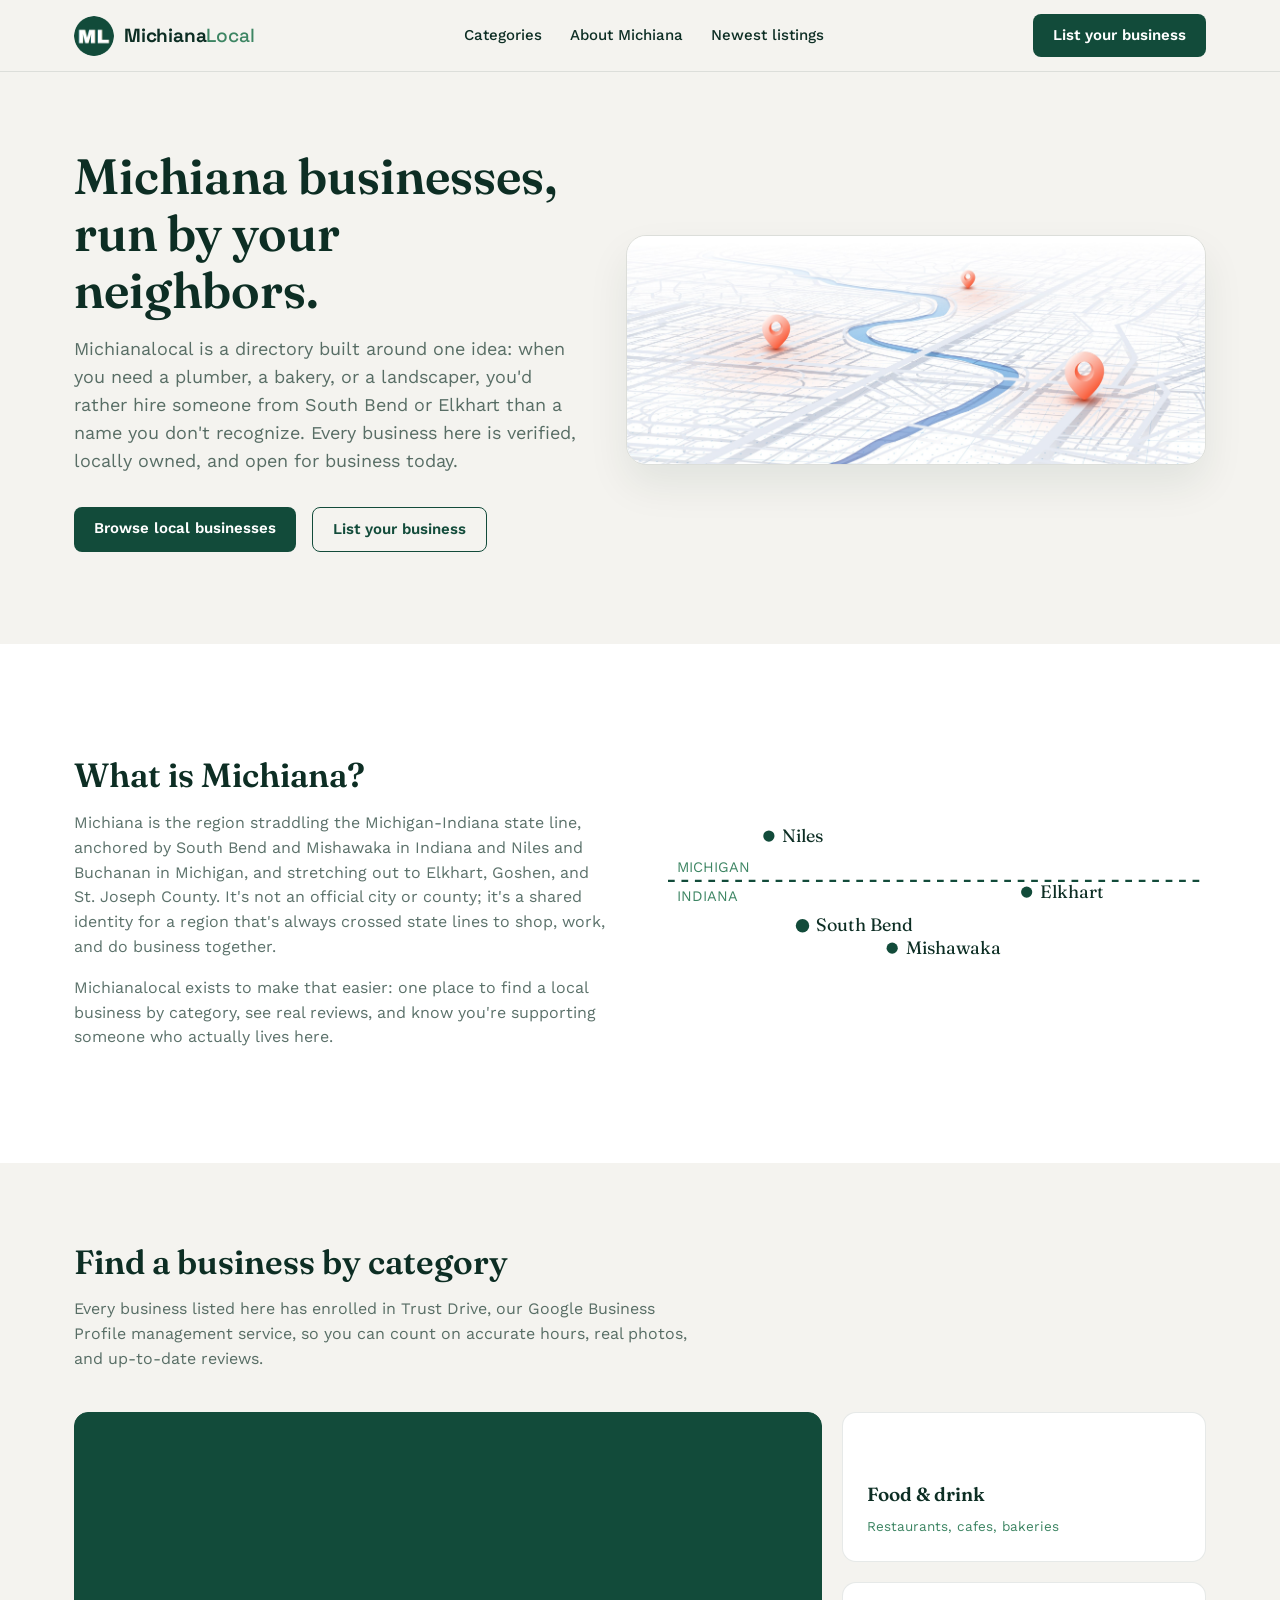
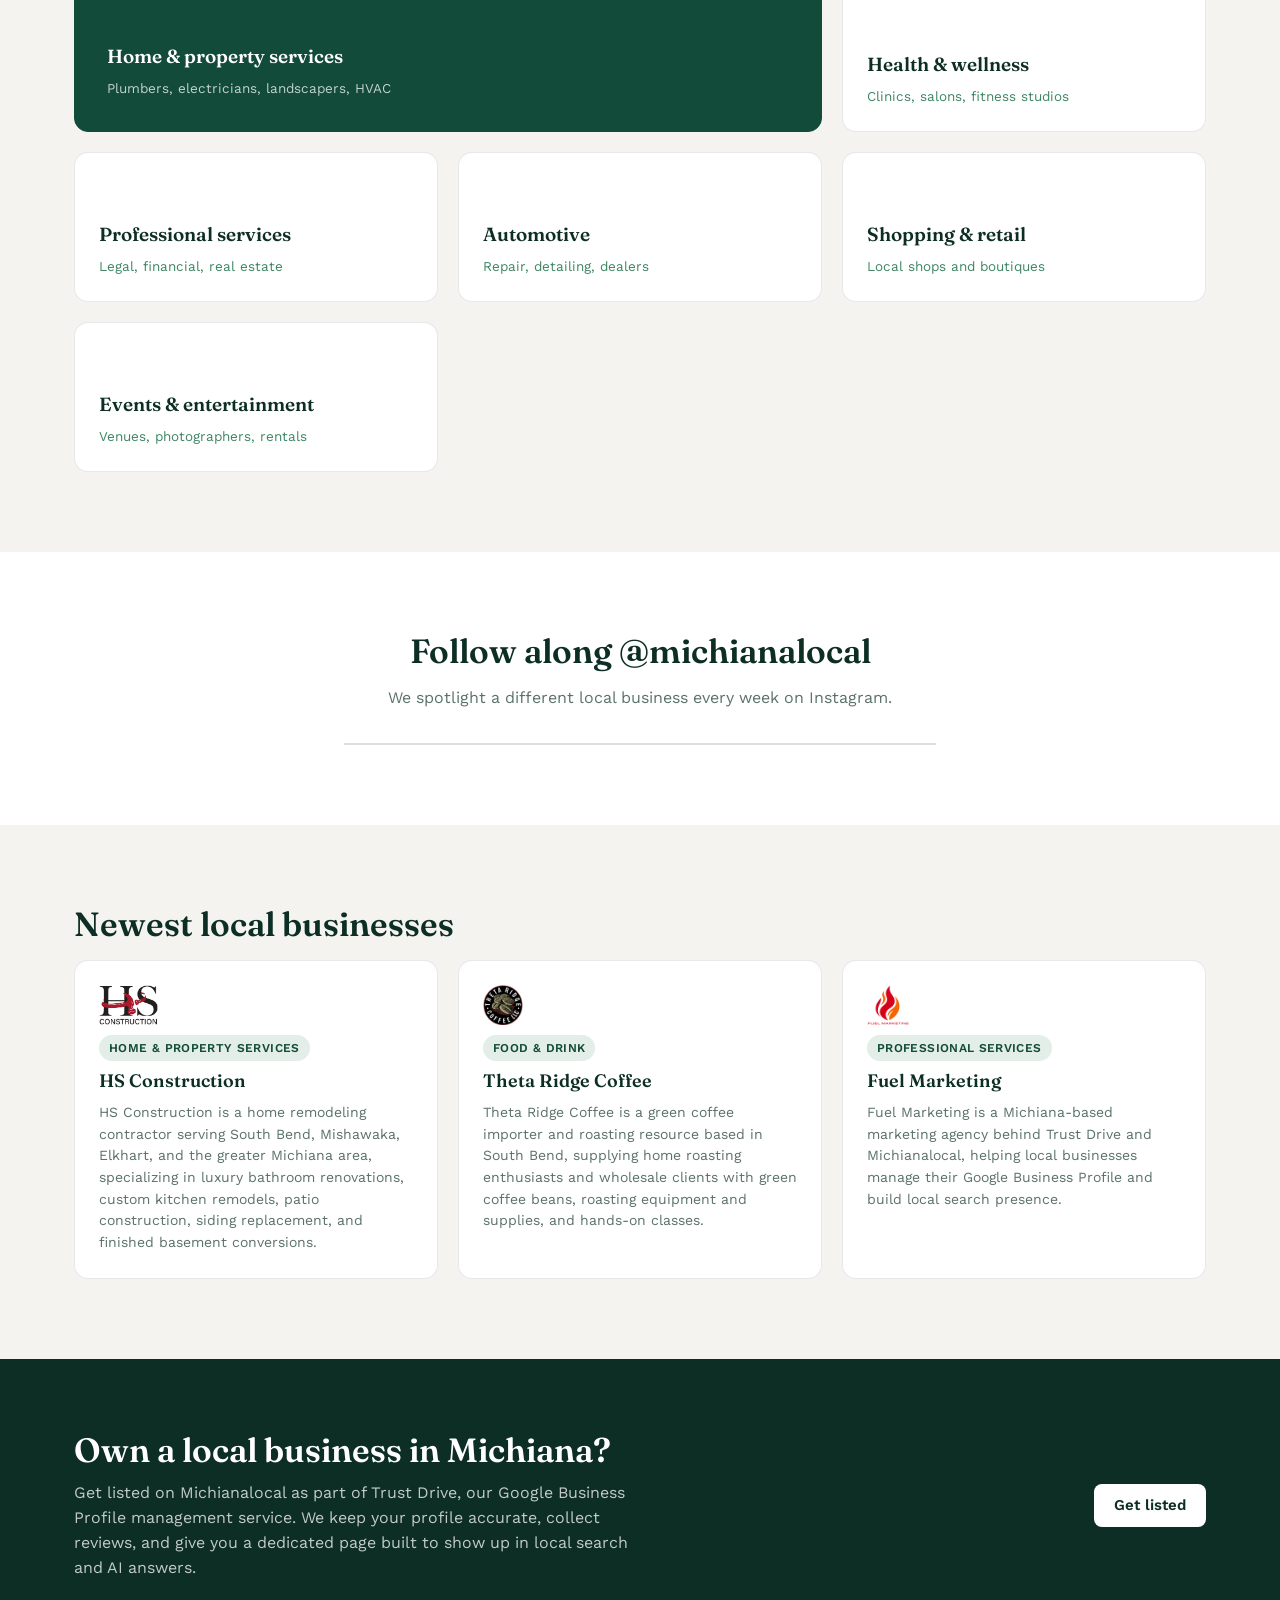
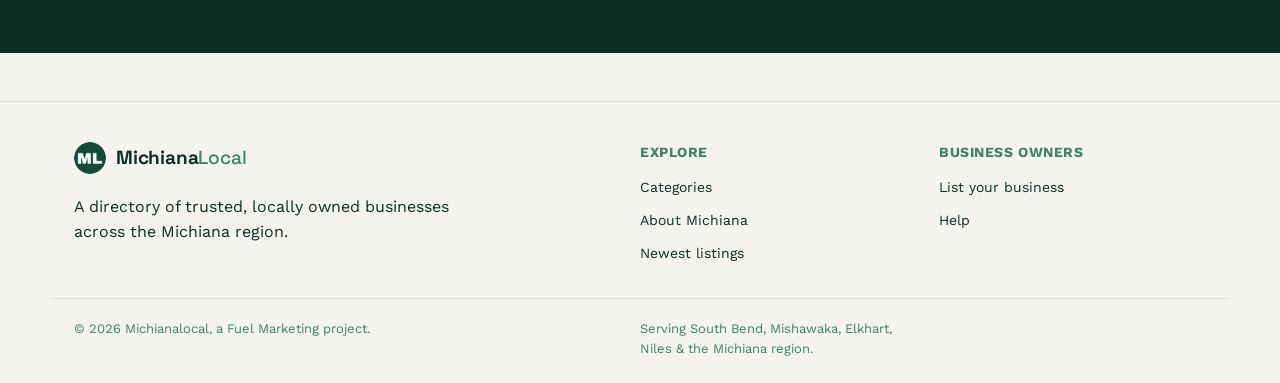
<file: index.html>
<!DOCTYPE html>
<html lang="en">
<head>
<meta charset="UTF-8">
<meta name="viewport" content="width=device-width, initial-scale=1.0">
<title>Michianalocal — Find trusted local businesses in Michiana</title>
<meta name="description" content="Michianalocal is a directory of trusted, locally-owned businesses across South Bend, Mishawaka, Elkhart, Niles, and the wider Michiana region.">
<link rel="icon" href="assets/mark.png" type="image/png">
<link rel="preconnect" href="https://fonts.googleapis.com">
<link rel="preconnect" href="https://fonts.gstatic.com" crossorigin>
<link href="https://fonts.googleapis.com/css2?family=Fraunces:opsz,wght@9..144,500;9..144,600&family=Work+Sans:wght@400;500;600&family=Space+Grotesk:wght@500;700&display=swap" rel="stylesheet">
<link rel="stylesheet" href="css/style.css">

<!-- Organization schema for GEO/AEO -->
<script type="application/ld+json">
{
  "@context": "https://schema.org",
  "@type": "Organization",
  "name": "Michianalocal",
  "url": "https://michianalocal.com/",
  "logo": "https://michianalocal.com/assets/logo.png",
  "description": "A directory of trusted, locally-owned businesses serving the Michiana region of Michigan and Indiana.",
  "areaServed": {
    "@type": "Place",
    "name": "Michiana"
  },
  "sameAs": [
    "https://www.instagram.com/michianalocal",
    "https://www.facebook.com/michianalocal"
  ]
}
</script>
</head>
<body>

<header class="site-header">
  <div class="wrap">
    <a class="brand" href="index.html">
      <img class="brand-mark" src="assets/mark.png" alt="" width="40" height="40">
      <span class="brand-name">Michiana<span class="brand-accent">Local</span></span>
    </a>
    <nav class="primary-nav">
      <a href="#categories">Categories</a>
      <a href="#about-michiana">About Michiana</a>
      <a href="#newest">Newest listings</a>
    </nav>
    <a class="btn btn-solid" href="#list-your-business">List your business</a>
  </div>
</header>

<main>

  <!-- HERO -->
  <section class="hero">
    <div class="wrap">
      <div class="hero-copy">
        <h1>Michiana businesses, run by your neighbors.</h1>
        <p class="lede">Michianalocal is a directory built around one idea: when you need a plumber, a bakery, or a landscaper, you'd rather hire someone from South Bend or Elkhart than a name you don't recognize. Every business here is verified, locally owned, and open for business today.</p>
        <div class="cta-row">
          <a class="btn btn-solid" href="#categories">Browse local businesses</a>
          <a class="btn btn-outline" href="#list-your-business">List your business</a>
        </div>
      </div>
      <img class="hero-map" src="assets/hero-map.jpg" width="2400" height="947" alt="Perspective illustration of a city street map with pins marking local business locations">
    </div>
  </section>

  <!-- ABOUT MICHIANA -->
  <section class="about-region" id="about-michiana">
    <div class="wrap">
      <div>
        <h2>What is Michiana?</h2>
        <p>Michiana is the region straddling the Michigan-Indiana state line, anchored by South Bend and Mishawaka in Indiana and Niles and Buchanan in Michigan, and stretching out to Elkhart, Goshen, and St. Joseph County. It's not an official city or county; it's a shared identity for a region that's always crossed state lines to shop, work, and do business together.</p>
        <p>Michianalocal exists to make that easier: one place to find a local business by category, see real reviews, and know you're supporting someone who actually lives here.</p>
      </div>
      <svg class="region-map" viewBox="0 0 480 320" xmlns="http://www.w3.org/2000/svg" role="img" aria-label="Simplified line illustration of the Michiana region marking South Bend, Mishawaka, Elkhart, and Niles">
        <rect x="0" y="0" width="480" height="320" fill="none"/>
        <line x1="0" y1="140" x2="480" y2="140" stroke="#124B3A" stroke-width="2" stroke-dasharray="6 6"/>
        <text x="8" y="132" font-family="Work Sans" font-size="13" fill="#3D8563">MICHIGAN</text>
        <text x="8" y="158" font-family="Work Sans" font-size="13" fill="#3D8563">INDIANA</text>
        <g font-family="Fraunces" font-size="16" fill="#0D2E24">
          <circle cx="120" cy="180" r="6" fill="#124B3A"/>
          <text x="132" y="185">South Bend</text>
          <circle cx="200" cy="200" r="5" fill="#124B3A"/>
          <text x="212" y="205">Mishawaka</text>
          <circle cx="320" cy="150" r="5" fill="#124B3A"/>
          <text x="332" y="155">Elkhart</text>
          <circle cx="90" cy="100" r="5" fill="#124B3A"/>
          <text x="102" y="105">Niles</text>
        </g>
      </svg>
    </div>
  </section>

  <!-- CATEGORIES -->
  <section class="categories" id="categories">
    <div class="wrap">
      <h2>Find a business by category</h2>
      <p class="section-intro">Every business listed here has enrolled in Trust Drive, our Google Business Profile management service, so you can count on accurate hours, real photos, and up-to-date reviews.</p>
      <div class="cat-grid">
        <a class="cat-card large" href="categories/home-services.html">
          <span class="cat-name">Home &amp; property services</span>
          <span class="cat-count">Plumbers, electricians, landscapers, HVAC</span>
        </a>
        <a class="cat-card" href="categories/food-drink.html">
          <span class="cat-name">Food &amp; drink</span>
          <span class="cat-count">Restaurants, cafes, bakeries</span>
        </a>
        <a class="cat-card" href="categories/health-wellness.html">
          <span class="cat-name">Health &amp; wellness</span>
          <span class="cat-count">Clinics, salons, fitness studios</span>
        </a>
        <a class="cat-card" href="categories/professional-services.html">
          <span class="cat-name">Professional services</span>
          <span class="cat-count">Legal, financial, real estate</span>
        </a>
        <a class="cat-card" href="categories/auto.html">
          <span class="cat-name">Automotive</span>
          <span class="cat-count">Repair, detailing, dealers</span>
        </a>
        <a class="cat-card" href="categories/shopping.html">
          <span class="cat-name">Shopping &amp; retail</span>
          <span class="cat-count">Local shops and boutiques</span>
        </a>
        <a class="cat-card" href="categories/events.html">
          <span class="cat-name">Events &amp; entertainment</span>
          <span class="cat-count">Venues, photographers, rentals</span>
        </a>
      </div>
    </div>
  </section>

  <!-- SOCIAL FEED -->
  <section class="social-strip">
    <div class="wrap">
      <h2>Follow along @michianalocal</h2>
      <p>We spotlight a different local business every week on Instagram.</p>
      <div class="ig-embed-frame">
        <!--
          Instagram feed embed (CollectSocials free tier — auto-syncs daily,
          no manual refresh, no watermark):
          1. Create an Instagram feed at collectsocials.com for @michianalocal
          2. Copy its embed <script> snippet (data-feed="YOUR_FEED_ID")
          3. Replace the script below with it
        -->
        <script src="https://collectsocials.com/embed.js" data-feed="FEED_ID_HERE"></script>
      </div>
    </div>
  </section>

  <!-- NEWEST LISTINGS -->
  <section class="newest" id="newest">
    <div class="wrap">
      <h2>Newest local businesses</h2>
      <div class="newest-list">
        <a class="newest-card" href="categories/home-services/hsconstructiongroup.html">
          <img class="newest-logo" src="assets/businesses/hs-construction.png" alt="HS Construction logo">
          <span class="cat-tag">Home &amp; property services</span>
          <h3>HS Construction</h3>
          <p>HS Construction is a home remodeling contractor serving South Bend, Mishawaka, Elkhart, and the greater Michiana area, specializing in luxury bathroom renovations, custom kitchen remodels, patio construction, siding replacement, and finished basement conversions.</p>
        </a>
        <a class="newest-card" href="categories/food-drink/thetaridgecoffee.html">
          <img class="newest-logo" src="assets/businesses/theta-ridge-coffee.png" alt="Theta Ridge Coffee logo">
          <span class="cat-tag">Food &amp; drink</span>
          <h3>Theta Ridge Coffee</h3>
          <p>Theta Ridge Coffee is a green coffee importer and roasting resource based in South Bend, supplying home roasting enthusiasts and wholesale clients with green coffee beans, roasting equipment and supplies, and hands-on classes.</p>
        </a>
        <a class="newest-card" href="categories/professional-services/fuelmarketing.html">
          <img class="newest-logo" src="assets/businesses/fuel-marketing.png" alt="Fuel Marketing logo">
          <span class="cat-tag">Professional services</span>
          <h3>Fuel Marketing</h3>
          <p>Fuel Marketing is a Michiana-based marketing agency behind Trust Drive and Michianalocal, helping local businesses manage their Google Business Profile and build local search presence.</p>
        </a>
      </div>
    </div>
  </section>

  <!-- LIST YOUR BUSINESS CTA -->
  <section class="list-cta" id="list-your-business">
    <div class="wrap">
      <div>
        <h2>Own a local business in Michiana?</h2>
        <p>Get listed on Michianalocal as part of Trust Drive, our Google Business Profile management service. We keep your profile accurate, collect reviews, and give you a dedicated page built to show up in local search and AI answers.</p>
      </div>
      <a class="btn btn-solid" href="mailto:growth@fuelyoursite.com?subject=List%20my%20business%20on%20Michianalocal">Get listed</a>
    </div>
  </section>

</main>

<footer class="site-footer">
  <div class="wrap">
    <div>
      <a class="brand brand-footer" href="index.html">
        <img class="brand-mark" src="assets/mark.png" alt="" width="32" height="32">
        <span class="brand-name">Michiana<span class="brand-accent">Local</span></span>
      </a>
      <p style="margin-top:14px; max-width:38ch;">A directory of trusted, locally owned businesses across the Michiana region.</p>
    </div>
    <div>
      <h4>Explore</h4>
      <ul>
        <li><a href="#categories">Categories</a></li>
        <li><a href="#about-michiana">About Michiana</a></li>
        <li><a href="#newest">Newest listings</a></li>
      </ul>
    </div>
    <div>
      <h4>Business owners</h4>
      <ul>
        <li><a href="mailto:growth@fuelyoursite.com">List your business</a></li>
        <li><a href="mailto:fmadmin@fuelyoursite.com">Help</a></li>
      </ul>
    </div>
  </div>
  <div class="footer-bottom wrap">
    <span>&copy; 2026 Michianalocal, a Fuel Marketing project.</span>
    <span>Serving South Bend, Mishawaka, Elkhart, Niles &amp; the Michiana region.</span>
  </div>
</footer>

</body>
</html>
</file>
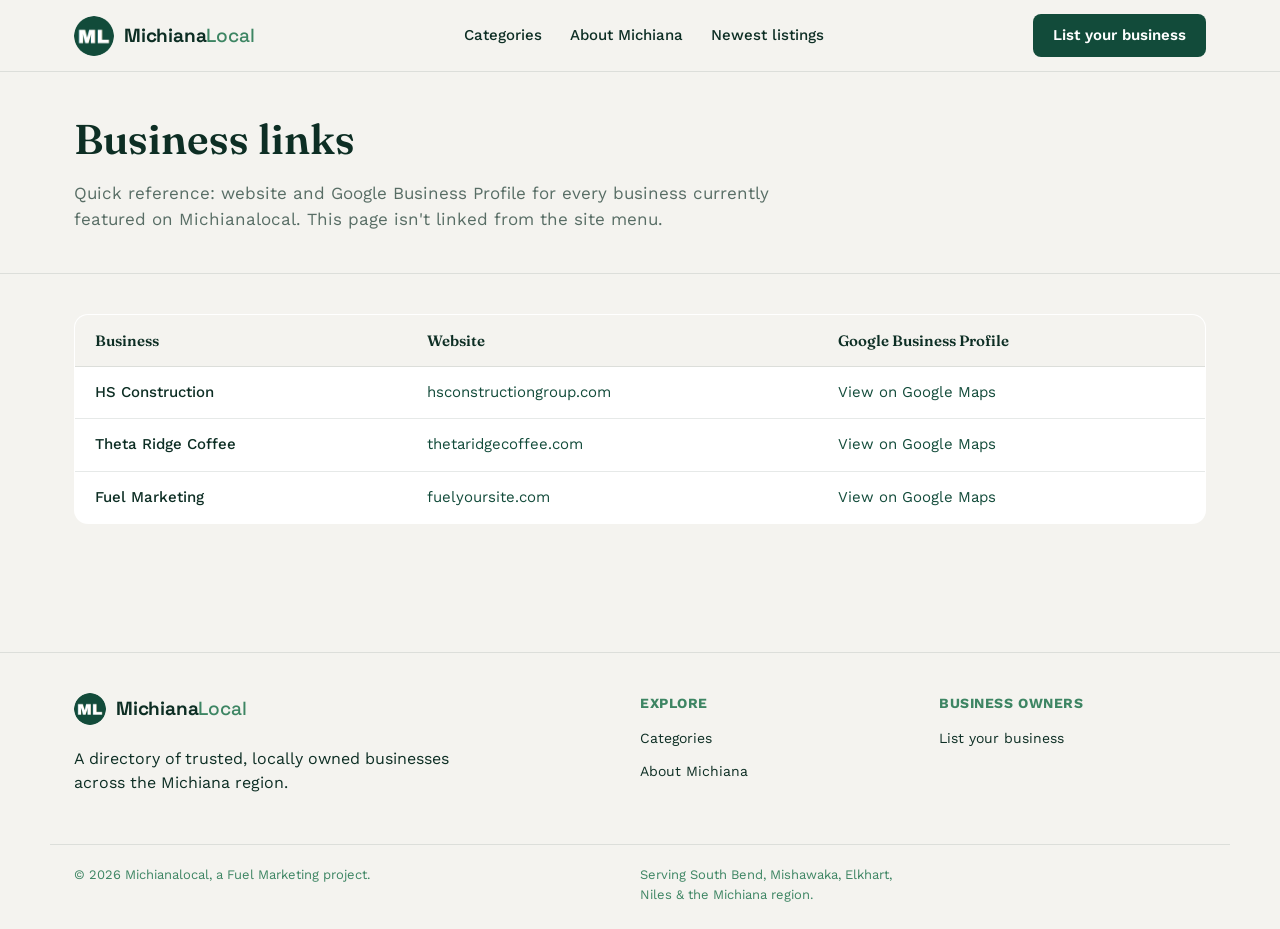
<file: business-links.html>
<!DOCTYPE html>
<html lang="en">
<head>
<meta charset="UTF-8">
<meta name="viewport" content="width=device-width, initial-scale=1.0">
<title>Business Links | Michianalocal</title>
<meta name="description" content="Reference list of websites and Google Business Profiles for businesses featured on Michianalocal.">
<meta name="robots" content="noindex">
<link rel="icon" href="assets/mark.png" type="image/png">
<link rel="preconnect" href="https://fonts.googleapis.com">
<link rel="preconnect" href="https://fonts.gstatic.com" crossorigin>
<link href="https://fonts.googleapis.com/css2?family=Fraunces:opsz,wght@9..144,500;9..144,600&family=Work+Sans:wght@400;500;600&family=Space+Grotesk:wght@500;700&display=swap" rel="stylesheet">
<link rel="stylesheet" href="css/style.css">
</head>
<body>

<header class="site-header">
  <div class="wrap">
    <a class="brand" href="index.html">
      <img class="brand-mark" src="assets/mark.png" alt="" width="40" height="40">
      <span class="brand-name">Michiana<span class="brand-accent">Local</span></span>
    </a>
    <nav class="primary-nav">
      <a href="index.html#categories">Categories</a>
      <a href="index.html#about-michiana">About Michiana</a>
      <a href="index.html#newest">Newest listings</a>
    </nav>
    <a class="btn btn-solid" href="index.html#list-your-business">List your business</a>
  </div>
</header>

<section class="biz-hero">
  <div class="wrap">
    <h1>Business links</h1>
    <p class="definition">Quick reference: website and Google Business Profile for every business currently featured on Michianalocal. This page isn't linked from the site menu.</p>
  </div>
</section>

<section class="link-table-section">
  <div class="wrap">
    <table class="link-table">
      <thead>
        <tr>
          <th>Business</th>
          <th>Website</th>
          <th>Google Business Profile</th>
        </tr>
      </thead>
      <tbody>
        <tr>
          <td>HS Construction</td>
          <td><a href="https://hsconstructiongroup.com/" target="_blank" rel="noopener">hsconstructiongroup.com</a></td>
          <td><a href="https://www.google.com/maps/search/?api=1&query=HS+Construction+574-612-0850" target="_blank" rel="noopener">View on Google Maps</a></td>
        </tr>
        <tr>
          <td>Theta Ridge Coffee</td>
          <td><a href="https://thetaridgecoffee.com" target="_blank" rel="noopener">thetaridgecoffee.com</a></td>
          <td><a href="https://maps.app.goo.gl/DDqFfQWYHqoGi5Qs8" target="_blank" rel="noopener">View on Google Maps</a></td>
        </tr>
        <tr>
          <td>Fuel Marketing</td>
          <td><a href="https://fuelyoursite.com" target="_blank" rel="noopener">fuelyoursite.com</a></td>
          <td><a href="https://maps.app.goo.gl/kXdSXHpByy83j7rP7" target="_blank" rel="noopener">View on Google Maps</a></td>
        </tr>
      </tbody>
    </table>
  </div>
</section>

<footer class="site-footer">
  <div class="wrap">
    <div>
      <a class="brand brand-footer" href="index.html">
        <img class="brand-mark" src="assets/mark.png" alt="" width="32" height="32">
        <span class="brand-name">Michiana<span class="brand-accent">Local</span></span>
      </a>
      <p style="margin-top:14px; max-width:38ch;">A directory of trusted, locally owned businesses across the Michiana region.</p>
    </div>
    <div>
      <h4>Explore</h4>
      <ul>
        <li><a href="index.html#categories">Categories</a></li>
        <li><a href="index.html#about-michiana">About Michiana</a></li>
      </ul>
    </div>
    <div>
      <h4>Business owners</h4>
      <ul>
        <li><a href="mailto:growth@fuelyoursite.com">List your business</a></li>
      </ul>
    </div>
  </div>
  <div class="footer-bottom wrap">
    <span>&copy; 2026 Michianalocal, a Fuel Marketing project.</span>
    <span>Serving South Bend, Mishawaka, Elkhart, Niles &amp; the Michiana region.</span>
  </div>
</footer>

</body>
</html>
</file>
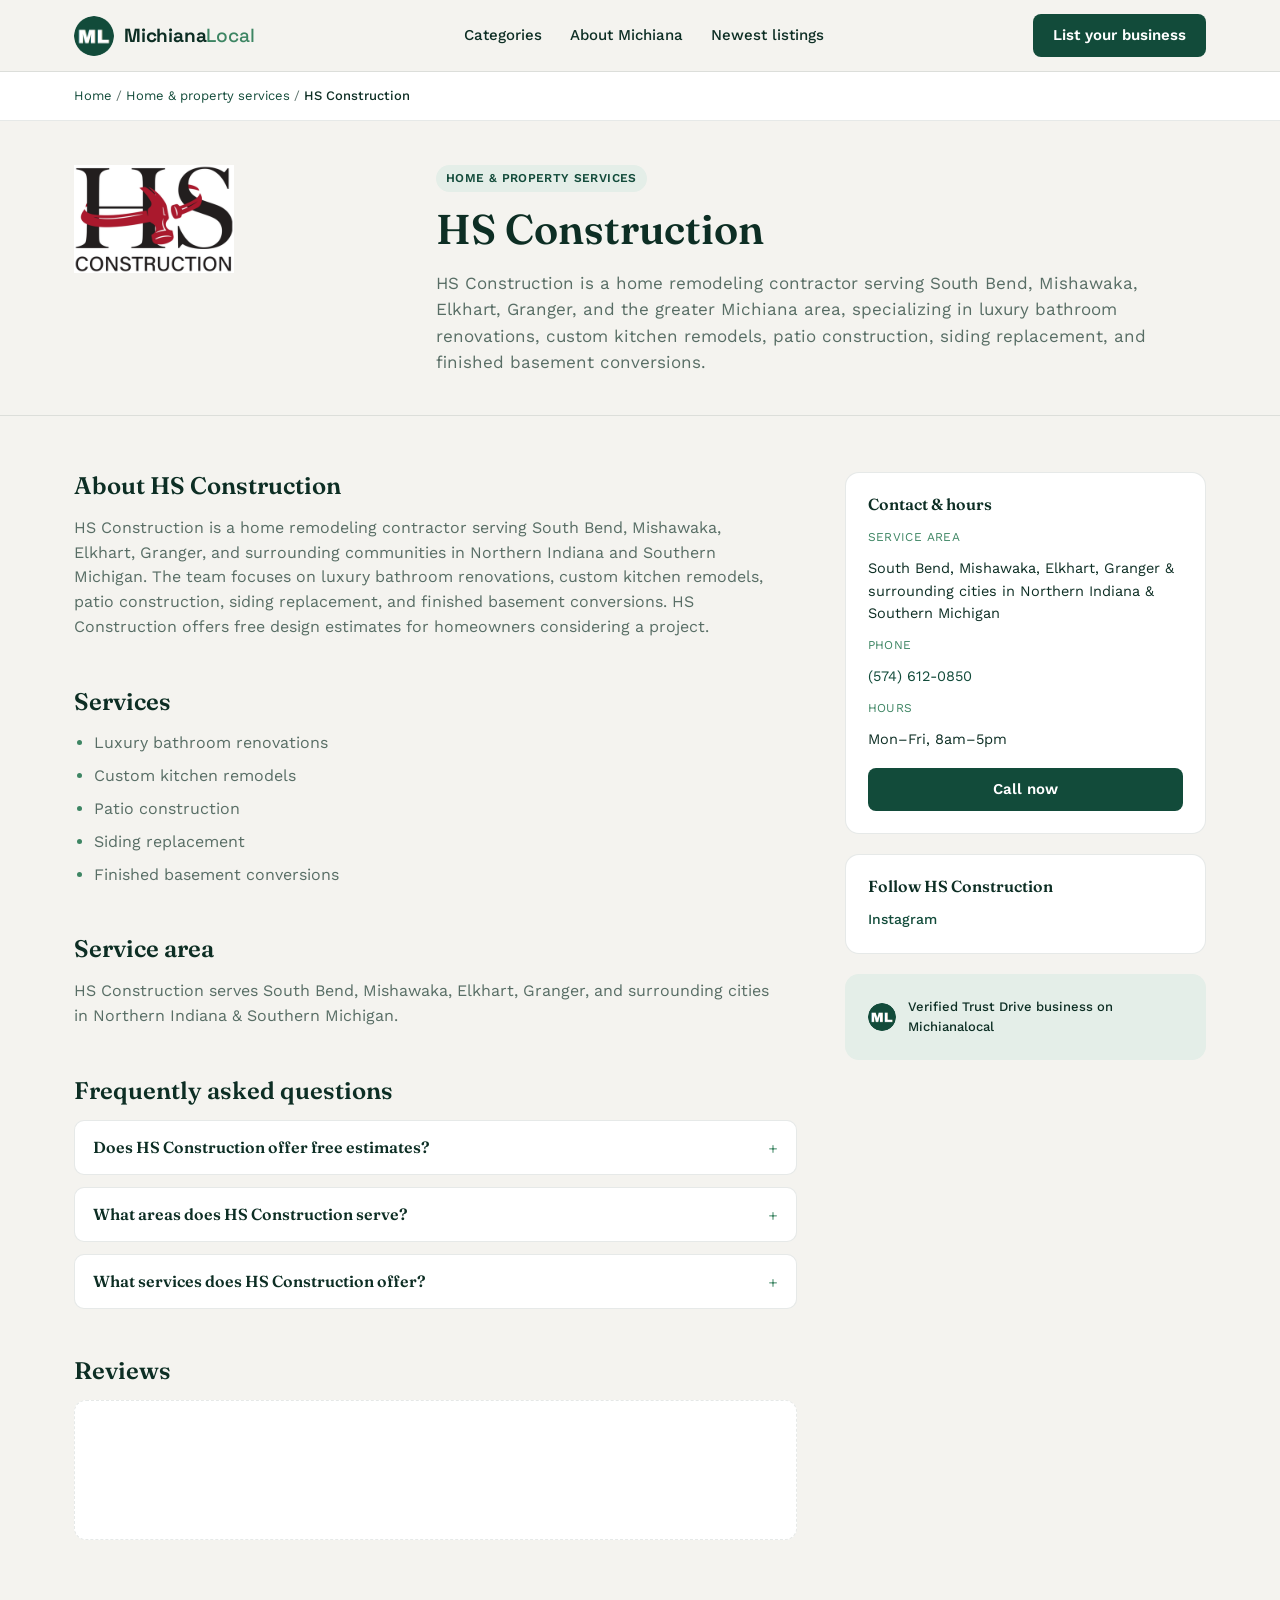
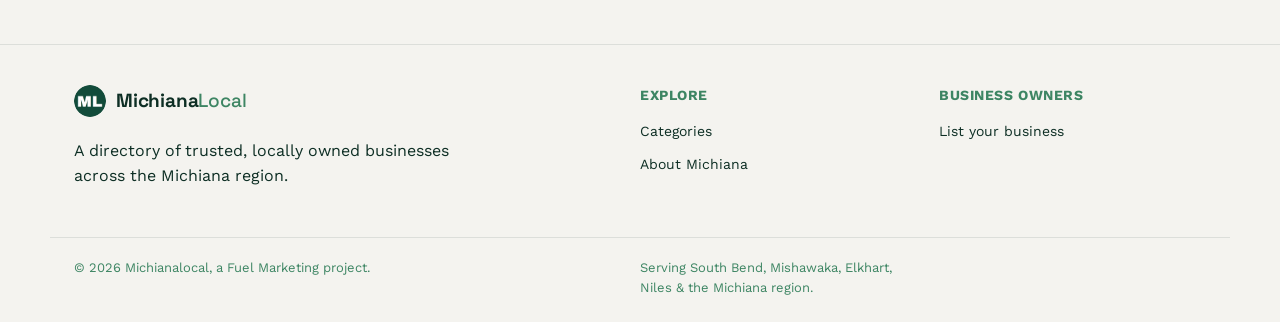
<file: businesses/hsconstructiongroup.html>
<!DOCTYPE html>
<html lang="en">
<head>
<meta charset="UTF-8">
<meta name="viewport" content="width=device-width, initial-scale=1.0">

<title>HS Construction — Home Remodeling Contractor in Michiana | Michianalocal</title>
<meta name="description" content="HS Construction is a home remodeling contractor serving South Bend, Mishawaka, Elkhart, Granger, and the greater Michiana area. Specializing in luxury bathroom renovations, custom kitchen remodels, and more.">
<link rel="icon" href="../assets/mark.png" type="image/png">
<link rel="preconnect" href="https://fonts.googleapis.com">
<link rel="preconnect" href="https://fonts.gstatic.com" crossorigin>
<link href="https://fonts.googleapis.com/css2?family=Fraunces:opsz,wght@9..144,500;9..144,600&family=Work+Sans:wght@400;500;600&family=Space+Grotesk:wght@500;700&display=swap" rel="stylesheet">
<link rel="stylesheet" href="../css/style.css">

<script type="application/ld+json">
{
  "@context": "https://schema.org",
  "@type": "LocalBusiness",
  "name": "HS Construction",
  "image": "https://michianalocal.com/assets/businesses/hs-construction.png",
  "description": "HS Construction is a home remodeling contractor serving South Bend, Mishawaka, Elkhart, and the greater Michiana area, specializing in luxury bathroom renovations, custom kitchen remodels, patio construction, siding replacement, and finished basement conversions.",
  "url": "https://michianalocal.com/businesses/hsconstructiongroup.html",
  "telephone": "+15746120850",
  "areaServed": [
    "South Bend, IN",
    "Mishawaka, IN",
    "Elkhart, IN",
    "Granger, IN",
    "Northern Indiana",
    "Southern Michigan"
  ],
  "openingHoursSpecification": [
    { "@type": "OpeningHoursSpecification", "dayOfWeek": ["Monday","Tuesday","Wednesday","Thursday","Friday"], "opens": "08:00", "closes": "17:00" }
  ],
  "sameAs": [
    "https://www.instagram.com/hsconstructiongroup"
  ]
}
</script>

<script type="application/ld+json">
{
  "@context": "https://schema.org",
  "@type": "FAQPage",
  "mainEntity": [
    {
      "@type": "Question",
      "name": "Does HS Construction offer free estimates?",
      "acceptedAnswer": { "@type": "Answer", "text": "Yes. HS Construction provides free design estimates for homeowners considering a bathroom, kitchen, patio, siding, or basement project." }
    },
    {
      "@type": "Question",
      "name": "What areas does HS Construction serve?",
      "acceptedAnswer": { "@type": "Answer", "text": "HS Construction serves South Bend, Mishawaka, Elkhart, Granger, and surrounding cities across Northern Indiana and Southern Michigan." }
    },
    {
      "@type": "Question",
      "name": "What services does HS Construction offer?",
      "acceptedAnswer": { "@type": "Answer", "text": "HS Construction specializes in luxury bathroom renovations, custom kitchen remodels, patio construction, siding replacement, and finished basement conversions." }
    }
  ]
}
</script>
</head>
<body>

<header class="site-header">
  <div class="wrap">
    <a class="brand" href="../index.html">
      <img class="brand-mark" src="../assets/mark.png" alt="" width="40" height="40">
      <span class="brand-name">Michiana<span class="brand-accent">Local</span></span>
    </a>
    <nav class="primary-nav">
      <a href="../index.html#categories">Categories</a>
      <a href="../index.html#about-michiana">About Michiana</a>
      <a href="../index.html#newest">Newest listings</a>
    </nav>
    <a class="btn btn-solid" href="../index.html#list-your-business">List your business</a>
  </div>
</header>

<nav class="breadcrumbs">
  <div class="wrap">
    <a href="../index.html">Home</a> /
    <a href="../categories/home-services.html">Home &amp; property services</a> /
    <span>HS Construction</span>
  </div>
</nav>

<section class="biz-hero">
  <div class="wrap biz-hero-row">
    <img class="biz-logo" src="../assets/businesses/hs-construction.png" alt="HS Construction logo">
    <div>
      <span class="cat-tag">Home &amp; property services</span>
      <h1>HS Construction</h1>
      <p class="definition">HS Construction is a home remodeling contractor serving South Bend, Mishawaka, Elkhart, Granger, and the greater Michiana area, specializing in luxury bathroom renovations, custom kitchen remodels, patio construction, siding replacement, and finished basement conversions.</p>
    </div>
  </div>
</section>

<div class="wrap biz-layout">

  <div class="biz-main">

    <section id="about">
      <h2>About HS Construction</h2>
      <p>HS Construction is a home remodeling contractor serving South Bend, Mishawaka, Elkhart, Granger, and surrounding communities in Northern Indiana and Southern Michigan. The team focuses on luxury bathroom renovations, custom kitchen remodels, patio construction, siding replacement, and finished basement conversions. HS Construction offers free design estimates for homeowners considering a project.</p>
    </section>

    <section id="services">
      <h2>Services</h2>
      <ul>
        <li>Luxury bathroom renovations</li>
        <li>Custom kitchen remodels</li>
        <li>Patio construction</li>
        <li>Siding replacement</li>
        <li>Finished basement conversions</li>
      </ul>
    </section>

    <section id="service-area">
      <h2>Service area</h2>
      <p>HS Construction serves South Bend, Mishawaka, Elkhart, Granger, and surrounding cities in Northern Indiana &amp; Southern Michigan.</p>
    </section>

    <section id="faq">
      <h2>Frequently asked questions</h2>
      <!-- Keep these in sync with the FAQPage schema above -->
      <details class="faq-item">
        <summary>Does HS Construction offer free estimates?</summary>
        <p>Yes. HS Construction provides free design estimates for homeowners considering a bathroom, kitchen, patio, siding, or basement project.</p>
      </details>
      <details class="faq-item">
        <summary>What areas does HS Construction serve?</summary>
        <p>HS Construction serves South Bend, Mishawaka, Elkhart, Granger, and surrounding cities across Northern Indiana and Southern Michigan.</p>
      </details>
      <details class="faq-item">
        <summary>What services does HS Construction offer?</summary>
        <p>HS Construction specializes in luxury bathroom renovations, custom kitchen remodels, patio construction, siding replacement, and finished basement conversions.</p>
      </details>
    </section>

    <section id="reviews">
      <h2>Reviews</h2>
      <!--
        ReviewSpark embed: paste this business's ReviewSpark snippet here,
        replacing the placeholder div. Keep the .reviewspark-widget class
        for spacing/layout.
      -->
      <div class="reviewspark-widget">
        <!-- REVIEWSPARK_EMBED_CODE_HERE -->
      </div>
    </section>

  </div>

  <aside class="trust-rail">

    <div class="rail-card nap">
      <h3>Contact &amp; hours</h3>
      <dl>
        <dt>Service area</dt>
        <dd>South Bend, Mishawaka, Elkhart, Granger &amp; surrounding cities in Northern Indiana &amp; Southern Michigan</dd>
        <dt>Phone</dt>
        <dd><a href="tel:+15746120850">(574) 612-0850</a></dd>
        <dt>Hours</dt>
        <dd>Mon–Fri, 8am–5pm</dd>
      </dl>
      <div style="margin-top:16px;">
        <a class="btn btn-solid" href="tel:+15746120850" style="width:100%; text-align:center;">Call now</a>
      </div>
    </div>

    <div class="rail-card">
      <h3>Follow HS Construction</h3>
      <div class="social-links">
        <a href="https://www.instagram.com/hsconstructiongroup" target="_blank" rel="noopener">Instagram</a>
      </div>
    </div>

    <div class="rail-card michianalocal-badge">
      <img src="../assets/mark.png" alt="" width="28" height="28">
      <span>Verified Trust Drive business on Michianalocal</span>
    </div>

  </aside>
</div>

<footer class="site-footer">
  <div class="wrap">
    <div>
      <a class="brand brand-footer" href="../index.html">
        <img class="brand-mark" src="../assets/mark.png" alt="" width="32" height="32">
        <span class="brand-name">Michiana<span class="brand-accent">Local</span></span>
      </a>
      <p style="margin-top:14px; max-width:38ch;">A directory of trusted, locally owned businesses across the Michiana region.</p>
    </div>
    <div>
      <h4>Explore</h4>
      <ul>
        <li><a href="../index.html#categories">Categories</a></li>
        <li><a href="../index.html#about-michiana">About Michiana</a></li>
      </ul>
    </div>
    <div>
      <h4>Business owners</h4>
      <ul>
        <li><a href="mailto:growth@fuelyoursite.com">List your business</a></li>
      </ul>
    </div>
  </div>
  <div class="footer-bottom wrap">
    <span>&copy; 2026 Michianalocal, a Fuel Marketing project.</span>
    <span>Serving South Bend, Mishawaka, Elkhart, Niles &amp; the Michiana region.</span>
  </div>
</footer>

</body>
</html>
</file>
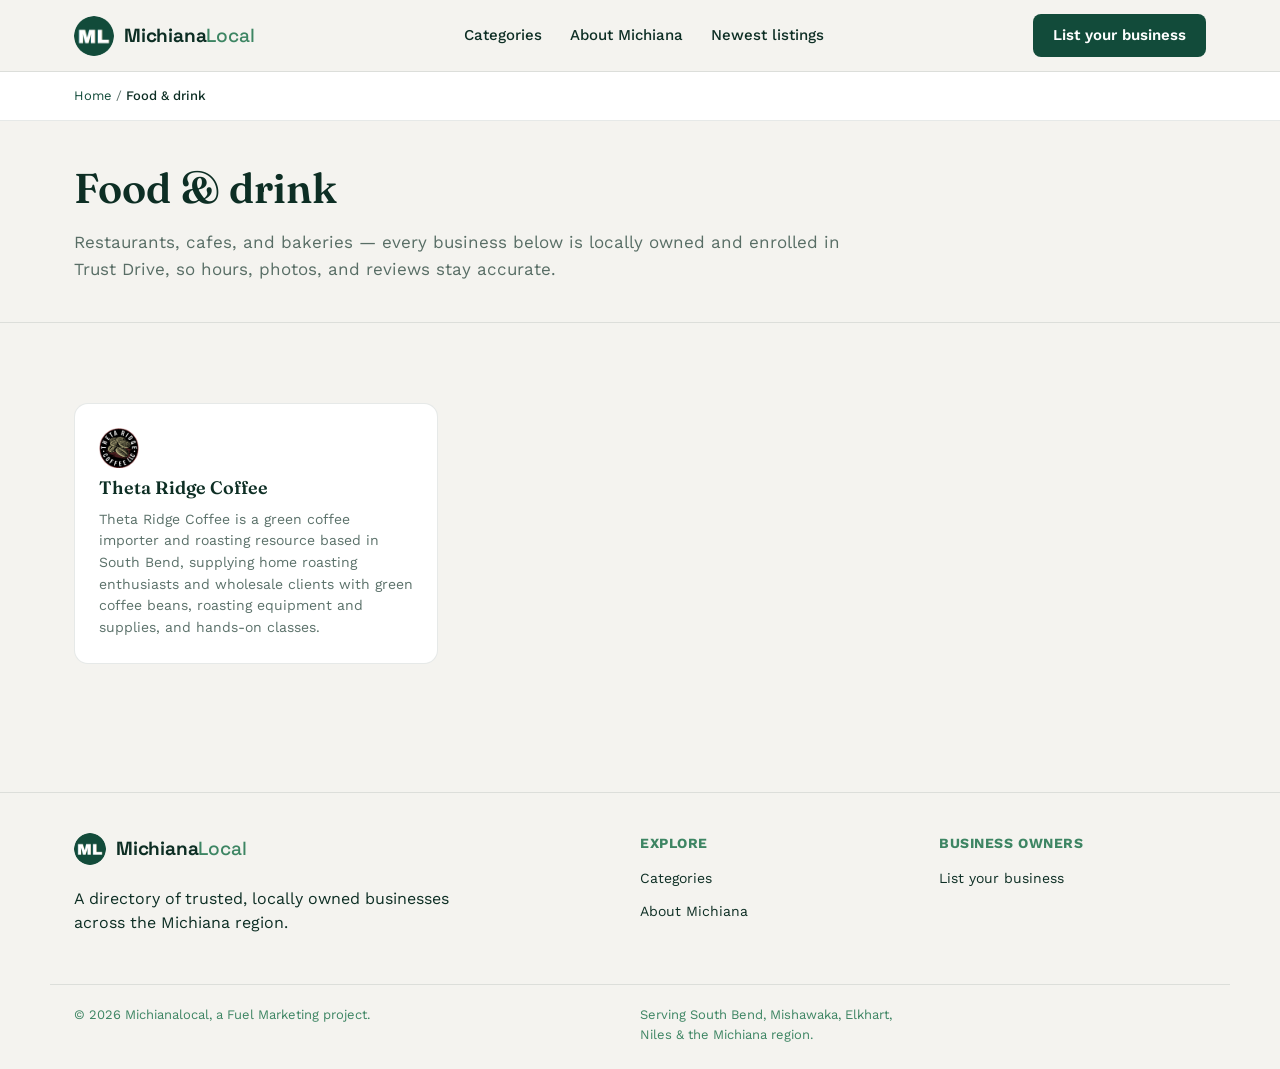
<file: categories/food-drink.html>
<!DOCTYPE html>
<html lang="en">
<head>
<meta charset="UTF-8">
<meta name="viewport" content="width=device-width, initial-scale=1.0">
<title>Food &amp; Drink in Michiana | Michianalocal</title>
<meta name="description" content="Find trusted, locally-owned restaurants, cafes, and bakeries across South Bend, Mishawaka, Elkhart, and the Michiana region.">
<link rel="icon" href="../assets/mark.png" type="image/png">
<link rel="preconnect" href="https://fonts.googleapis.com">
<link rel="preconnect" href="https://fonts.gstatic.com" crossorigin>
<link href="https://fonts.googleapis.com/css2?family=Fraunces:opsz,wght@9..144,500;9..144,600&family=Work+Sans:wght@400;500;600&family=Space+Grotesk:wght@500;700&display=swap" rel="stylesheet">
<link rel="stylesheet" href="../css/style.css">
</head>
<body>

<header class="site-header">
  <div class="wrap">
    <a class="brand" href="../index.html">
      <img class="brand-mark" src="../assets/mark.png" alt="" width="40" height="40">
      <span class="brand-name">Michiana<span class="brand-accent">Local</span></span>
    </a>
    <nav class="primary-nav">
      <a href="../index.html#categories">Categories</a>
      <a href="../index.html#about-michiana">About Michiana</a>
      <a href="../index.html#newest">Newest listings</a>
    </nav>
    <a class="btn btn-solid" href="../index.html#list-your-business">List your business</a>
  </div>
</header>

<nav class="breadcrumbs">
  <div class="wrap">
    <a href="../index.html">Home</a> /
    <span>Food &amp; drink</span>
  </div>
</nav>

<section class="biz-hero">
  <div class="wrap">
    <h1>Food &amp; drink</h1>
    <p class="definition">Restaurants, cafes, and bakeries — every business below is locally owned and enrolled in Trust Drive, so hours, photos, and reviews stay accurate.</p>
  </div>
</section>

<section class="newest">
  <div class="wrap">
    <div class="newest-list">
      <a class="newest-card" href="food-drink/thetaridgecoffee.html">
        <img class="newest-logo" src="../assets/businesses/theta-ridge-coffee.png" alt="Theta Ridge Coffee logo">
        <h3>Theta Ridge Coffee</h3>
        <p>Theta Ridge Coffee is a green coffee importer and roasting resource based in South Bend, supplying home roasting enthusiasts and wholesale clients with green coffee beans, roasting equipment and supplies, and hands-on classes.</p>
      </a>
    </div>
  </div>
</section>

<footer class="site-footer">
  <div class="wrap">
    <div>
      <a class="brand brand-footer" href="../index.html">
        <img class="brand-mark" src="../assets/mark.png" alt="" width="32" height="32">
        <span class="brand-name">Michiana<span class="brand-accent">Local</span></span>
      </a>
      <p style="margin-top:14px; max-width:38ch;">A directory of trusted, locally owned businesses across the Michiana region.</p>
    </div>
    <div>
      <h4>Explore</h4>
      <ul>
        <li><a href="../index.html#categories">Categories</a></li>
        <li><a href="../index.html#about-michiana">About Michiana</a></li>
      </ul>
    </div>
    <div>
      <h4>Business owners</h4>
      <ul>
        <li><a href="mailto:growth@fuelyoursite.com">List your business</a></li>
      </ul>
    </div>
  </div>
  <div class="footer-bottom wrap">
    <span>&copy; 2026 Michianalocal, a Fuel Marketing project.</span>
    <span>Serving South Bend, Mishawaka, Elkhart, Niles &amp; the Michiana region.</span>
  </div>
</footer>

</body>
</html>
</file>
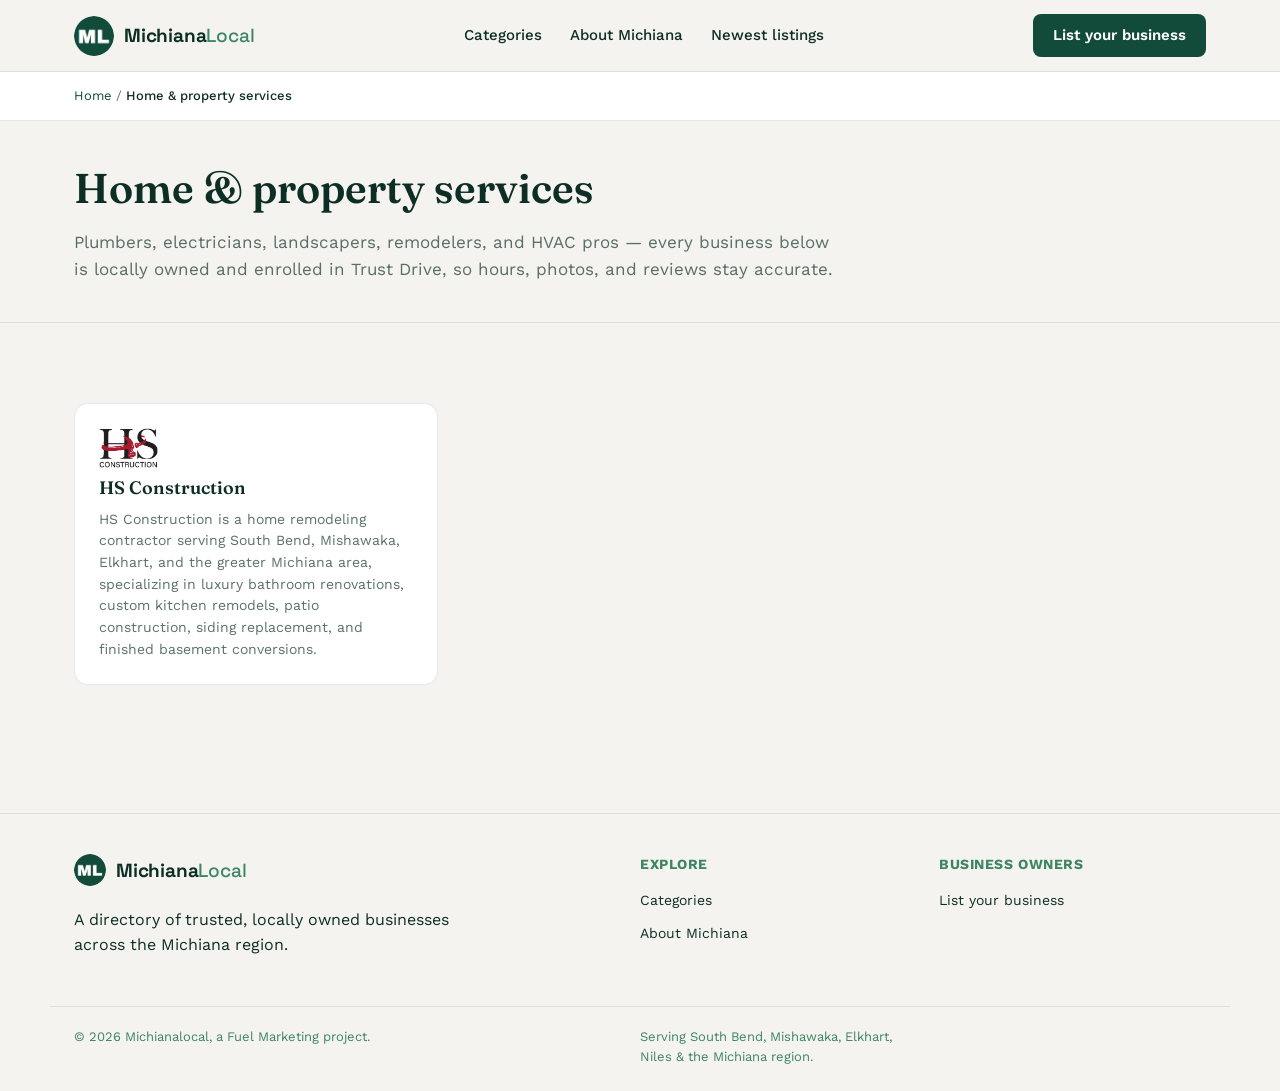
<file: categories/home-services.html>
<!DOCTYPE html>
<html lang="en">
<head>
<meta charset="UTF-8">
<meta name="viewport" content="width=device-width, initial-scale=1.0">
<title>Home &amp; Property Services in Michiana | Michianalocal</title>
<meta name="description" content="Find trusted, locally-owned home and property service businesses across South Bend, Mishawaka, Elkhart, and the Michiana region — plumbers, electricians, landscapers, remodelers, and more.">
<link rel="icon" href="../assets/mark.png" type="image/png">
<link rel="preconnect" href="https://fonts.googleapis.com">
<link rel="preconnect" href="https://fonts.gstatic.com" crossorigin>
<link href="https://fonts.googleapis.com/css2?family=Fraunces:opsz,wght@9..144,500;9..144,600&family=Work+Sans:wght@400;500;600&family=Space+Grotesk:wght@500;700&display=swap" rel="stylesheet">
<link rel="stylesheet" href="../css/style.css">
</head>
<body>

<header class="site-header">
  <div class="wrap">
    <a class="brand" href="../index.html">
      <img class="brand-mark" src="../assets/mark.png" alt="" width="40" height="40">
      <span class="brand-name">Michiana<span class="brand-accent">Local</span></span>
    </a>
    <nav class="primary-nav">
      <a href="../index.html#categories">Categories</a>
      <a href="../index.html#about-michiana">About Michiana</a>
      <a href="../index.html#newest">Newest listings</a>
    </nav>
    <a class="btn btn-solid" href="../index.html#list-your-business">List your business</a>
  </div>
</header>

<nav class="breadcrumbs">
  <div class="wrap">
    <a href="../index.html">Home</a> /
    <span>Home &amp; property services</span>
  </div>
</nav>

<section class="biz-hero">
  <div class="wrap">
    <h1>Home &amp; property services</h1>
    <p class="definition">Plumbers, electricians, landscapers, remodelers, and HVAC pros — every business below is locally owned and enrolled in Trust Drive, so hours, photos, and reviews stay accurate.</p>
  </div>
</section>

<section class="newest">
  <div class="wrap">
    <div class="newest-list">
      <a class="newest-card" href="home-services/hsconstructiongroup.html">
        <img class="newest-logo" src="../assets/businesses/hs-construction.png" alt="HS Construction logo">
        <h3>HS Construction</h3>
        <p>HS Construction is a home remodeling contractor serving South Bend, Mishawaka, Elkhart, and the greater Michiana area, specializing in luxury bathroom renovations, custom kitchen remodels, patio construction, siding replacement, and finished basement conversions.</p>
      </a>
    </div>
  </div>
</section>

<footer class="site-footer">
  <div class="wrap">
    <div>
      <a class="brand brand-footer" href="../index.html">
        <img class="brand-mark" src="../assets/mark.png" alt="" width="32" height="32">
        <span class="brand-name">Michiana<span class="brand-accent">Local</span></span>
      </a>
      <p style="margin-top:14px; max-width:38ch;">A directory of trusted, locally owned businesses across the Michiana region.</p>
    </div>
    <div>
      <h4>Explore</h4>
      <ul>
        <li><a href="../index.html#categories">Categories</a></li>
        <li><a href="../index.html#about-michiana">About Michiana</a></li>
      </ul>
    </div>
    <div>
      <h4>Business owners</h4>
      <ul>
        <li><a href="mailto:growth@fuelyoursite.com">List your business</a></li>
      </ul>
    </div>
  </div>
  <div class="footer-bottom wrap">
    <span>&copy; 2026 Michianalocal, a Fuel Marketing project.</span>
    <span>Serving South Bend, Mishawaka, Elkhart, Niles &amp; the Michiana region.</span>
  </div>
</footer>

</body>
</html>
</file>
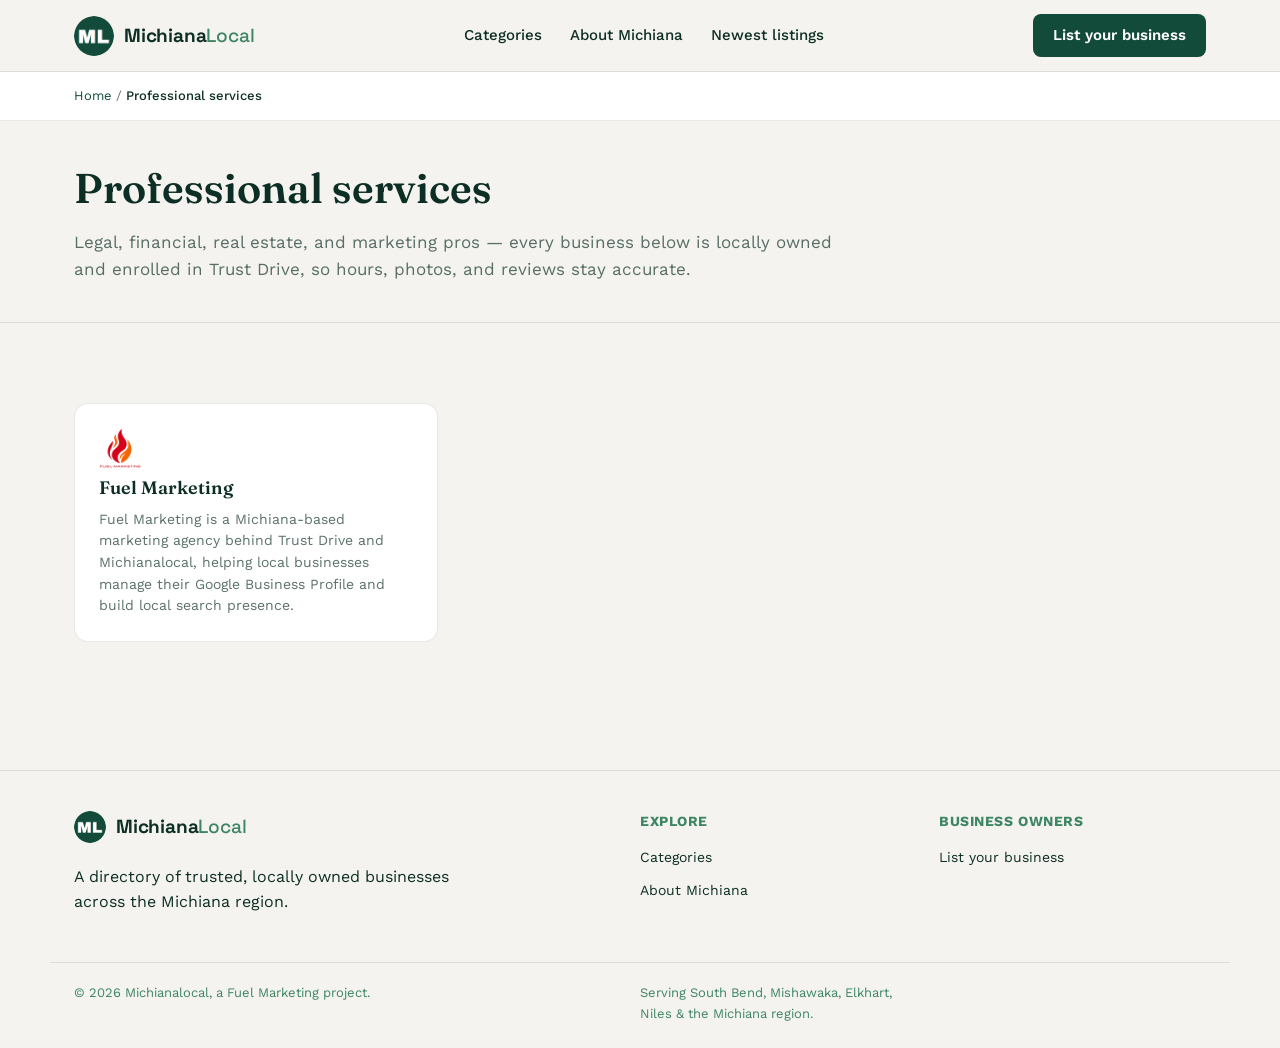
<file: categories/professional-services.html>
<!DOCTYPE html>
<html lang="en">
<head>
<meta charset="UTF-8">
<meta name="viewport" content="width=device-width, initial-scale=1.0">
<title>Professional Services in Michiana | Michianalocal</title>
<meta name="description" content="Find trusted, locally-owned legal, financial, real estate, and marketing businesses across South Bend, Mishawaka, Elkhart, and the Michiana region.">
<link rel="icon" href="../assets/mark.png" type="image/png">
<link rel="preconnect" href="https://fonts.googleapis.com">
<link rel="preconnect" href="https://fonts.gstatic.com" crossorigin>
<link href="https://fonts.googleapis.com/css2?family=Fraunces:opsz,wght@9..144,500;9..144,600&family=Work+Sans:wght@400;500;600&family=Space+Grotesk:wght@500;700&display=swap" rel="stylesheet">
<link rel="stylesheet" href="../css/style.css">
</head>
<body>

<header class="site-header">
  <div class="wrap">
    <a class="brand" href="../index.html">
      <img class="brand-mark" src="../assets/mark.png" alt="" width="40" height="40">
      <span class="brand-name">Michiana<span class="brand-accent">Local</span></span>
    </a>
    <nav class="primary-nav">
      <a href="../index.html#categories">Categories</a>
      <a href="../index.html#about-michiana">About Michiana</a>
      <a href="../index.html#newest">Newest listings</a>
    </nav>
    <a class="btn btn-solid" href="../index.html#list-your-business">List your business</a>
  </div>
</header>

<nav class="breadcrumbs">
  <div class="wrap">
    <a href="../index.html">Home</a> /
    <span>Professional services</span>
  </div>
</nav>

<section class="biz-hero">
  <div class="wrap">
    <h1>Professional services</h1>
    <p class="definition">Legal, financial, real estate, and marketing pros — every business below is locally owned and enrolled in Trust Drive, so hours, photos, and reviews stay accurate.</p>
  </div>
</section>

<section class="newest">
  <div class="wrap">
    <div class="newest-list">
      <a class="newest-card" href="professional-services/fuelmarketing.html">
        <img class="newest-logo" src="../assets/businesses/fuel-marketing.png" alt="Fuel Marketing logo">
        <h3>Fuel Marketing</h3>
        <p>Fuel Marketing is a Michiana-based marketing agency behind Trust Drive and Michianalocal, helping local businesses manage their Google Business Profile and build local search presence.</p>
      </a>
    </div>
  </div>
</section>

<footer class="site-footer">
  <div class="wrap">
    <div>
      <a class="brand brand-footer" href="../index.html">
        <img class="brand-mark" src="../assets/mark.png" alt="" width="32" height="32">
        <span class="brand-name">Michiana<span class="brand-accent">Local</span></span>
      </a>
      <p style="margin-top:14px; max-width:38ch;">A directory of trusted, locally owned businesses across the Michiana region.</p>
    </div>
    <div>
      <h4>Explore</h4>
      <ul>
        <li><a href="../index.html#categories">Categories</a></li>
        <li><a href="../index.html#about-michiana">About Michiana</a></li>
      </ul>
    </div>
    <div>
      <h4>Business owners</h4>
      <ul>
        <li><a href="mailto:growth@fuelyoursite.com">List your business</a></li>
      </ul>
    </div>
  </div>
  <div class="footer-bottom wrap">
    <span>&copy; 2026 Michianalocal, a Fuel Marketing project.</span>
    <span>Serving South Bend, Mishawaka, Elkhart, Niles &amp; the Michiana region.</span>
  </div>
</footer>

</body>
</html>
</file>
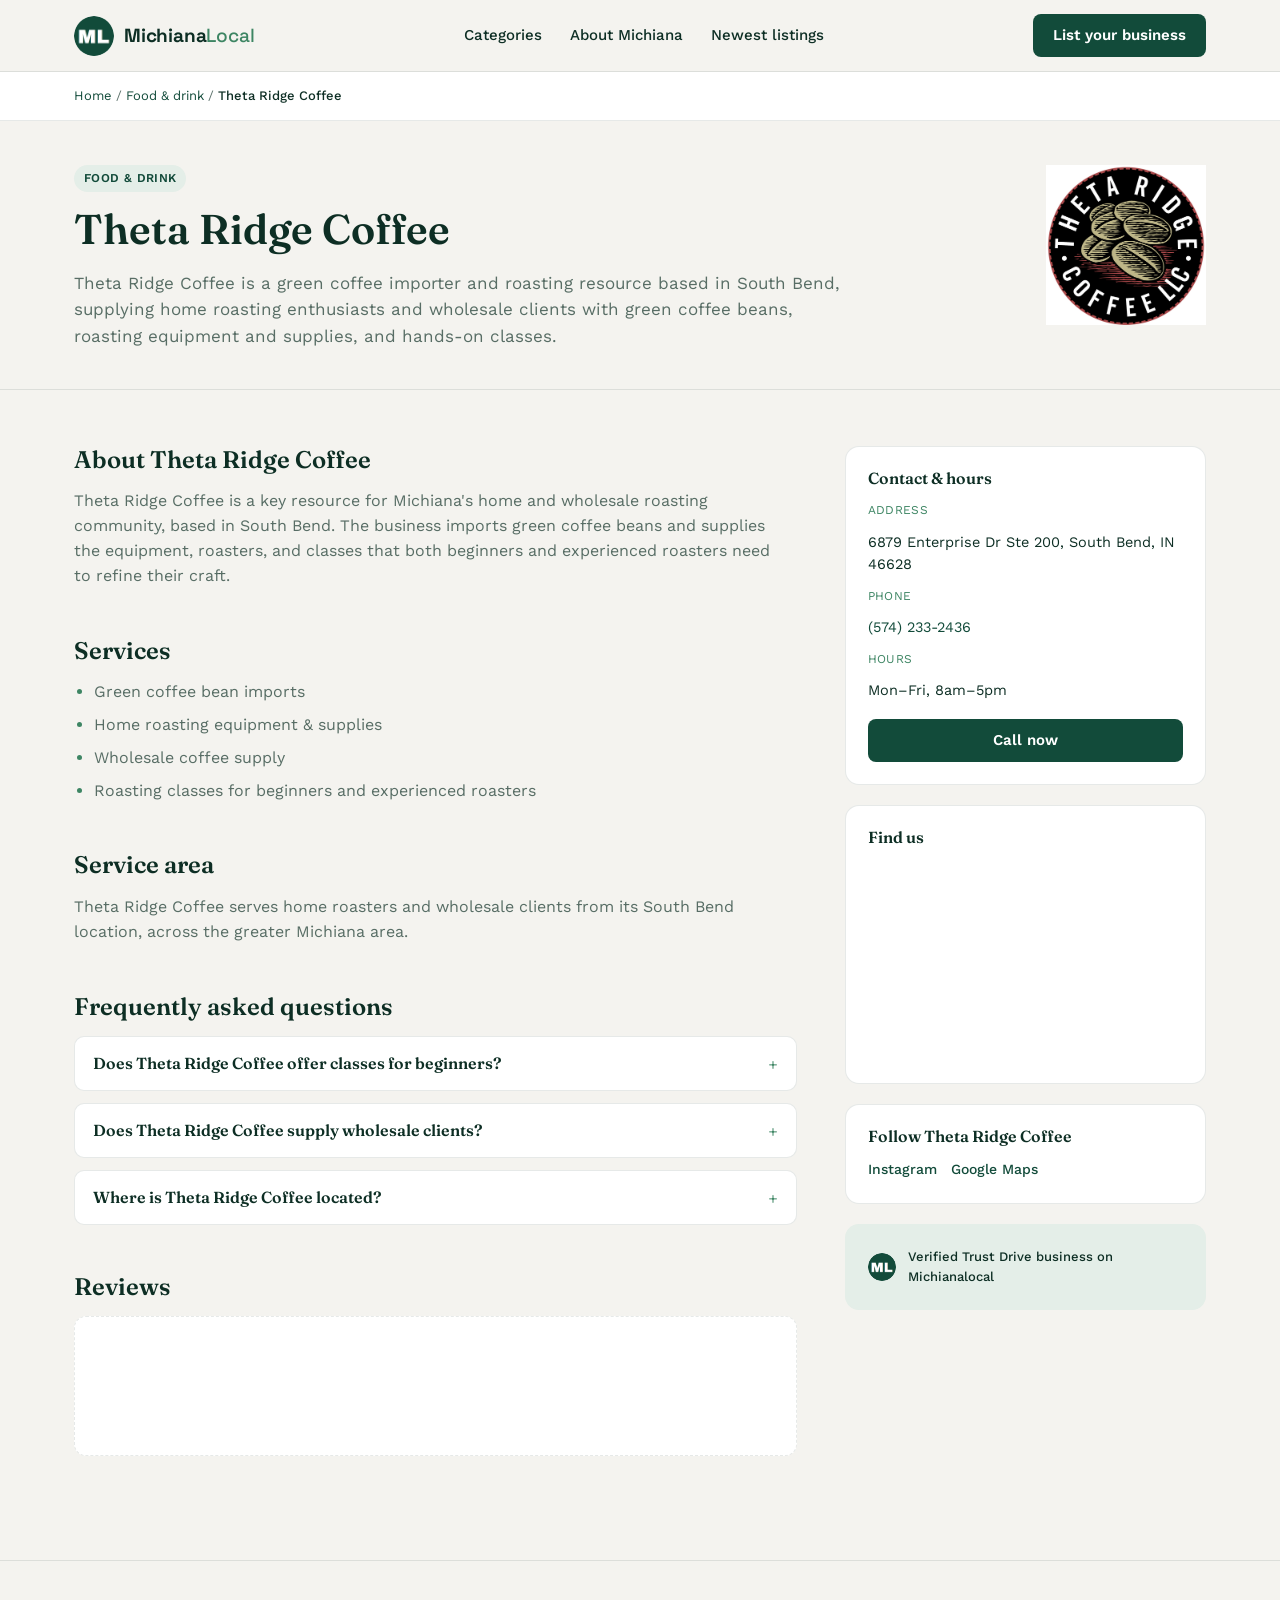
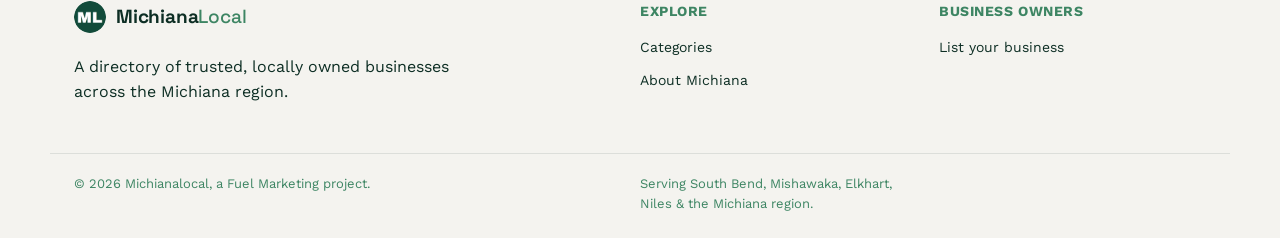
<file: categories/food-drink/thetaridgecoffee.html>
<!DOCTYPE html>
<html lang="en">
<head>
<meta charset="UTF-8">
<meta name="viewport" content="width=device-width, initial-scale=1.0">

<title>Theta Ridge Coffee — Green Coffee Importer in South Bend | Michianalocal</title>
<meta name="description" content="Theta Ridge Coffee is a green coffee importer and roasting resource in South Bend, supplying home roasting enthusiasts and wholesale clients with beans, equipment, and classes.">
<link rel="icon" href="../../assets/mark.png" type="image/png">
<link rel="preconnect" href="https://fonts.googleapis.com">
<link rel="preconnect" href="https://fonts.gstatic.com" crossorigin>
<link href="https://fonts.googleapis.com/css2?family=Fraunces:opsz,wght@9..144,500;9..144,600&family=Work+Sans:wght@400;500;600&family=Space+Grotesk:wght@500;700&display=swap" rel="stylesheet">
<link rel="stylesheet" href="../../css/style.css">

<script type="application/ld+json">
{
  "@context": "https://schema.org",
  "@type": "LocalBusiness",
  "name": "Theta Ridge Coffee",
  "image": "https://michianalocal.com/assets/businesses/theta-ridge-coffee.png",
  "description": "Theta Ridge Coffee is a green coffee importer and roasting resource based in South Bend, supplying home roasting enthusiasts and wholesale clients with green coffee beans, roasting equipment and supplies, and hands-on classes.",
  "url": "https://michianalocal.com/categories/food-drink/thetaridgecoffee.html",
  "telephone": "+15742332436",
  "address": {
    "@type": "PostalAddress",
    "streetAddress": "6879 Enterprise Dr Ste 200",
    "addressLocality": "South Bend",
    "addressRegion": "IN",
    "postalCode": "46628",
    "addressCountry": "US"
  },
  "geo": {
    "@type": "GeoCoordinates",
    "latitude": "41.729381471258584",
    "longitude": "-86.34907152367406"
  },
  "openingHoursSpecification": [
    { "@type": "OpeningHoursSpecification", "dayOfWeek": ["Monday","Tuesday","Wednesday","Thursday","Friday"], "opens": "08:00", "closes": "17:00" }
  ],
  "sameAs": [
    "https://www.instagram.com/thetaridgecoffee/",
    "https://maps.app.goo.gl/DDqFfQWYHqoGi5Qs8"
  ],
  "aggregateRating": {
    "@type": "AggregateRating",
    "ratingValue": "4.9"
  }
}
</script>

<script type="application/ld+json">
{
  "@context": "https://schema.org",
  "@type": "FAQPage",
  "mainEntity": [
    {
      "@type": "Question",
      "name": "Does Theta Ridge Coffee offer classes for beginners?",
      "acceptedAnswer": { "@type": "Answer", "text": "Yes. Theta Ridge Coffee offers classes and equipment for those new to home coffee roasting, as well as more experienced roasters looking to refine their skills." }
    },
    {
      "@type": "Question",
      "name": "Does Theta Ridge Coffee supply wholesale clients?",
      "acceptedAnswer": { "@type": "Answer", "text": "Yes. Theta Ridge Coffee imports green coffee for both home roasting enthusiasts and wholesale clients." }
    },
    {
      "@type": "Question",
      "name": "Where is Theta Ridge Coffee located?",
      "acceptedAnswer": { "@type": "Answer", "text": "Theta Ridge Coffee is located at 6879 Enterprise Dr Ste 200, South Bend, IN 46628." }
    }
  ]
}
</script>
</head>
<body>

<header class="site-header">
  <div class="wrap">
    <a class="brand" href="../../index.html">
      <img class="brand-mark" src="../../assets/mark.png" alt="" width="40" height="40">
      <span class="brand-name">Michiana<span class="brand-accent">Local</span></span>
    </a>
    <nav class="primary-nav">
      <a href="../../index.html#categories">Categories</a>
      <a href="../../index.html#about-michiana">About Michiana</a>
      <a href="../../index.html#newest">Newest listings</a>
    </nav>
    <a class="btn btn-solid" href="../../index.html#list-your-business">List your business</a>
  </div>
</header>

<nav class="breadcrumbs">
  <div class="wrap">
    <a href="../../index.html">Home</a> /
    <a href="../food-drink.html">Food &amp; drink</a> /
    <span>Theta Ridge Coffee</span>
  </div>
</nav>

<section class="biz-hero">
  <div class="wrap biz-hero-row">
    <div>
      <span class="cat-tag">Food &amp; drink</span>
      <h1>Theta Ridge Coffee</h1>
      <p class="definition">Theta Ridge Coffee is a green coffee importer and roasting resource based in South Bend, supplying home roasting enthusiasts and wholesale clients with green coffee beans, roasting equipment and supplies, and hands-on classes.</p>
    </div>
    <img class="biz-logo" src="../../assets/businesses/theta-ridge-coffee.png" alt="Theta Ridge Coffee logo">
  </div>
</section>

<div class="wrap biz-layout">

  <div class="biz-main">

    <section id="about">
      <h2>About Theta Ridge Coffee</h2>
      <p>Theta Ridge Coffee is a key resource for Michiana's home and wholesale roasting community, based in South Bend. The business imports green coffee beans and supplies the equipment, roasters, and classes that both beginners and experienced roasters need to refine their craft.</p>
    </section>

    <section id="services">
      <h2>Services</h2>
      <ul>
        <li>Green coffee bean imports</li>
        <li>Home roasting equipment &amp; supplies</li>
        <li>Wholesale coffee supply</li>
        <li>Roasting classes for beginners and experienced roasters</li>
      </ul>
    </section>

    <section id="service-area">
      <h2>Service area</h2>
      <p>Theta Ridge Coffee serves home roasters and wholesale clients from its South Bend location, across the greater Michiana area.</p>
    </section>

    <section id="faq">
      <h2>Frequently asked questions</h2>
      <!-- Keep these in sync with the FAQPage schema above -->
      <details class="faq-item">
        <summary>Does Theta Ridge Coffee offer classes for beginners?</summary>
        <p>Yes. Theta Ridge Coffee offers classes and equipment for those new to home coffee roasting, as well as more experienced roasters looking to refine their skills.</p>
      </details>
      <details class="faq-item">
        <summary>Does Theta Ridge Coffee supply wholesale clients?</summary>
        <p>Yes. Theta Ridge Coffee imports green coffee for both home roasting enthusiasts and wholesale clients.</p>
      </details>
      <details class="faq-item">
        <summary>Where is Theta Ridge Coffee located?</summary>
        <p>Theta Ridge Coffee is located at 6879 Enterprise Dr Ste 200, South Bend, IN 46628.</p>
      </details>
    </section>

    <section id="reviews">
      <h2>Reviews</h2>
      <!--
        ReviewSpark embed: paste this business's ReviewSpark snippet here,
        replacing the placeholder div. Keep the .reviewspark-widget class
        for spacing/layout.
      -->
      <div class="reviewspark-widget">
        <!-- REVIEWSPARK_EMBED_CODE_HERE -->
      </div>
    </section>

  </div>

  <aside class="trust-rail">

    <div class="rail-card nap">
      <h3>Contact &amp; hours</h3>
      <dl>
        <dt>Address</dt>
        <dd>6879 Enterprise Dr Ste 200, South Bend, IN 46628</dd>
        <dt>Phone</dt>
        <dd><a href="tel:+15742332436">(574) 233-2436</a></dd>
        <dt>Hours</dt>
        <dd>Mon–Fri, 8am–5pm</dd>
      </dl>
      <div style="margin-top:16px;">
        <a class="btn btn-solid" href="tel:+15742332436" style="width:100%; text-align:center;">Call now</a>
      </div>
    </div>

    <div class="rail-card map-embed">
      <h3>Find us</h3>
      <iframe src="https://www.google.com/maps/embed?pb=!1m18!1m12!1m3!1d2977.5892504430617!2d-86.34907152367406!3d41.729381471258584!2m3!1f0!2f0!3f0!3m2!1i1024!2i768!4f13.1!3m3!1m2!1s0x88112d9b569d9695%3A0x3eb03d39047107e9!2sTheta%20Ridge%20Coffee%20LLC!5e0!3m2!1sen!2sus!4v1789512644184!5m2!1sen!2sus" loading="lazy" referrerpolicy="strict-origin-when-cross-origin" title="Map to Theta Ridge Coffee"></iframe>
    </div>

    <div class="rail-card">
      <h3>Follow Theta Ridge Coffee</h3>
      <div class="social-links">
        <a href="https://www.instagram.com/thetaridgecoffee/" target="_blank" rel="noopener">Instagram</a>
        <a href="https://maps.app.goo.gl/DDqFfQWYHqoGi5Qs8" target="_blank" rel="noopener">Google Maps</a>
      </div>
    </div>

    <div class="rail-card michianalocal-badge">
      <img src="../../assets/mark.png" alt="" width="28" height="28">
      <span>Verified Trust Drive business on Michianalocal</span>
    </div>

  </aside>
</div>

<footer class="site-footer">
  <div class="wrap">
    <div>
      <a class="brand brand-footer" href="../../index.html">
        <img class="brand-mark" src="../../assets/mark.png" alt="" width="32" height="32">
        <span class="brand-name">Michiana<span class="brand-accent">Local</span></span>
      </a>
      <p style="margin-top:14px; max-width:38ch;">A directory of trusted, locally owned businesses across the Michiana region.</p>
    </div>
    <div>
      <h4>Explore</h4>
      <ul>
        <li><a href="../../index.html#categories">Categories</a></li>
        <li><a href="../../index.html#about-michiana">About Michiana</a></li>
      </ul>
    </div>
    <div>
      <h4>Business owners</h4>
      <ul>
        <li><a href="mailto:growth@fuelyoursite.com">List your business</a></li>
      </ul>
    </div>
  </div>
  <div class="footer-bottom wrap">
    <span>&copy; 2026 Michianalocal, a Fuel Marketing project.</span>
    <span>Serving South Bend, Mishawaka, Elkhart, Niles &amp; the Michiana region.</span>
  </div>
</footer>

</body>
</html>
</file>
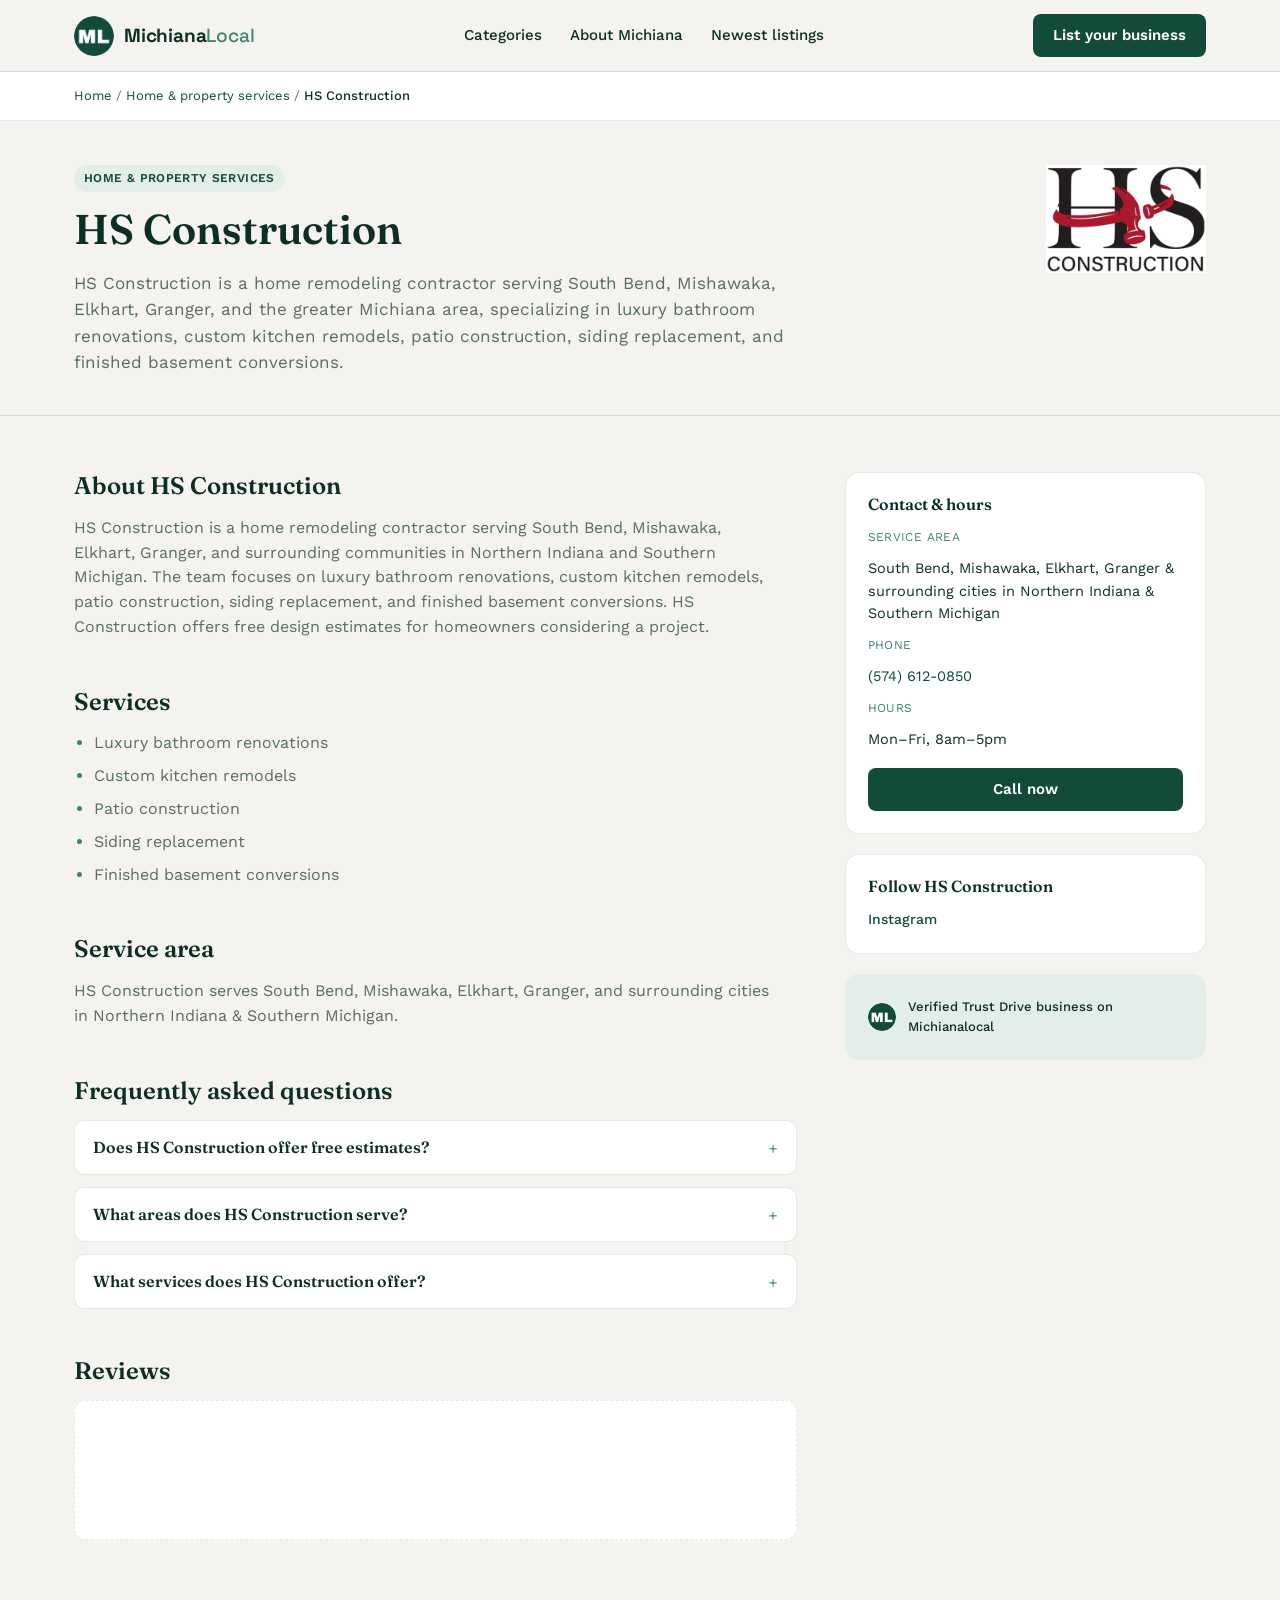
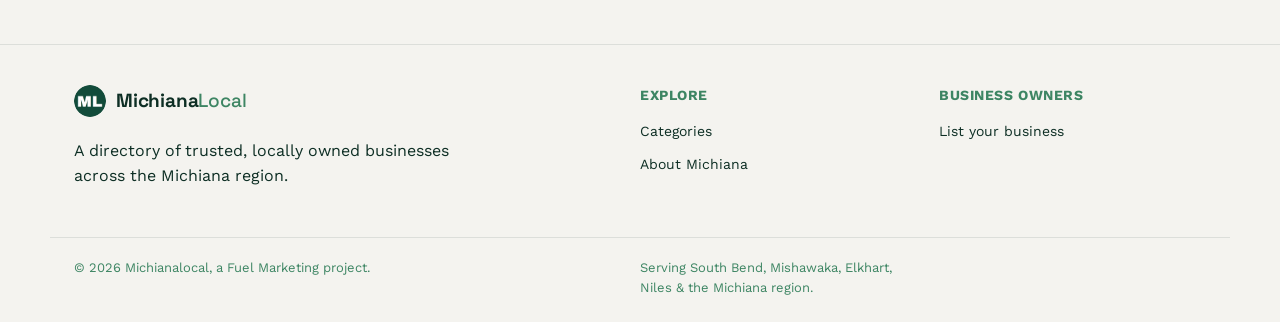
<file: categories/home-services/hsconstructiongroup.html>
<!DOCTYPE html>
<html lang="en">
<head>
<meta charset="UTF-8">
<meta name="viewport" content="width=device-width, initial-scale=1.0">

<title>HS Construction — Home Remodeling Contractor in Michiana | Michianalocal</title>
<meta name="description" content="HS Construction is a home remodeling contractor serving South Bend, Mishawaka, Elkhart, Granger, and the greater Michiana area. Specializing in luxury bathroom renovations, custom kitchen remodels, and more.">
<link rel="icon" href="../../assets/mark.png" type="image/png">
<link rel="preconnect" href="https://fonts.googleapis.com">
<link rel="preconnect" href="https://fonts.gstatic.com" crossorigin>
<link href="https://fonts.googleapis.com/css2?family=Fraunces:opsz,wght@9..144,500;9..144,600&family=Work+Sans:wght@400;500;600&family=Space+Grotesk:wght@500;700&display=swap" rel="stylesheet">
<link rel="stylesheet" href="../../css/style.css">

<script type="application/ld+json">
{
  "@context": "https://schema.org",
  "@type": "LocalBusiness",
  "name": "HS Construction",
  "image": "https://michianalocal.com/assets/businesses/hs-construction.png",
  "description": "HS Construction is a home remodeling contractor serving South Bend, Mishawaka, Elkhart, and the greater Michiana area, specializing in luxury bathroom renovations, custom kitchen remodels, patio construction, siding replacement, and finished basement conversions.",
  "url": "https://michianalocal.com/categories/home-services/hsconstructiongroup.html",
  "telephone": "+15746120850",
  "areaServed": [
    "South Bend, IN",
    "Mishawaka, IN",
    "Elkhart, IN",
    "Granger, IN",
    "Northern Indiana",
    "Southern Michigan"
  ],
  "openingHoursSpecification": [
    { "@type": "OpeningHoursSpecification", "dayOfWeek": ["Monday","Tuesday","Wednesday","Thursday","Friday"], "opens": "08:00", "closes": "17:00" }
  ],
  "sameAs": [
    "https://www.instagram.com/hsconstructiongroup"
  ]
}
</script>

<script type="application/ld+json">
{
  "@context": "https://schema.org",
  "@type": "FAQPage",
  "mainEntity": [
    {
      "@type": "Question",
      "name": "Does HS Construction offer free estimates?",
      "acceptedAnswer": { "@type": "Answer", "text": "Yes. HS Construction provides free design estimates for homeowners considering a bathroom, kitchen, patio, siding, or basement project." }
    },
    {
      "@type": "Question",
      "name": "What areas does HS Construction serve?",
      "acceptedAnswer": { "@type": "Answer", "text": "HS Construction serves South Bend, Mishawaka, Elkhart, Granger, and surrounding cities across Northern Indiana and Southern Michigan." }
    },
    {
      "@type": "Question",
      "name": "What services does HS Construction offer?",
      "acceptedAnswer": { "@type": "Answer", "text": "HS Construction specializes in luxury bathroom renovations, custom kitchen remodels, patio construction, siding replacement, and finished basement conversions." }
    }
  ]
}
</script>
</head>
<body>

<header class="site-header">
  <div class="wrap">
    <a class="brand" href="../../index.html">
      <img class="brand-mark" src="../../assets/mark.png" alt="" width="40" height="40">
      <span class="brand-name">Michiana<span class="brand-accent">Local</span></span>
    </a>
    <nav class="primary-nav">
      <a href="../../index.html#categories">Categories</a>
      <a href="../../index.html#about-michiana">About Michiana</a>
      <a href="../../index.html#newest">Newest listings</a>
    </nav>
    <a class="btn btn-solid" href="../../index.html#list-your-business">List your business</a>
  </div>
</header>

<nav class="breadcrumbs">
  <div class="wrap">
    <a href="../../index.html">Home</a> /
    <a href="../home-services.html">Home &amp; property services</a> /
    <span>HS Construction</span>
  </div>
</nav>

<section class="biz-hero">
  <div class="wrap biz-hero-row">
    <div>
      <span class="cat-tag">Home &amp; property services</span>
      <h1>HS Construction</h1>
      <p class="definition">HS Construction is a home remodeling contractor serving South Bend, Mishawaka, Elkhart, Granger, and the greater Michiana area, specializing in luxury bathroom renovations, custom kitchen remodels, patio construction, siding replacement, and finished basement conversions.</p>
    </div>
    <img class="biz-logo" src="../../assets/businesses/hs-construction.png" alt="HS Construction logo">
  </div>
</section>

<div class="wrap biz-layout">

  <div class="biz-main">

    <section id="about">
      <h2>About HS Construction</h2>
      <p>HS Construction is a home remodeling contractor serving South Bend, Mishawaka, Elkhart, Granger, and surrounding communities in Northern Indiana and Southern Michigan. The team focuses on luxury bathroom renovations, custom kitchen remodels, patio construction, siding replacement, and finished basement conversions. HS Construction offers free design estimates for homeowners considering a project.</p>
    </section>

    <section id="services">
      <h2>Services</h2>
      <ul>
        <li>Luxury bathroom renovations</li>
        <li>Custom kitchen remodels</li>
        <li>Patio construction</li>
        <li>Siding replacement</li>
        <li>Finished basement conversions</li>
      </ul>
    </section>

    <section id="service-area">
      <h2>Service area</h2>
      <p>HS Construction serves South Bend, Mishawaka, Elkhart, Granger, and surrounding cities in Northern Indiana &amp; Southern Michigan.</p>
    </section>

    <section id="faq">
      <h2>Frequently asked questions</h2>
      <!-- Keep these in sync with the FAQPage schema above -->
      <details class="faq-item">
        <summary>Does HS Construction offer free estimates?</summary>
        <p>Yes. HS Construction provides free design estimates for homeowners considering a bathroom, kitchen, patio, siding, or basement project.</p>
      </details>
      <details class="faq-item">
        <summary>What areas does HS Construction serve?</summary>
        <p>HS Construction serves South Bend, Mishawaka, Elkhart, Granger, and surrounding cities across Northern Indiana and Southern Michigan.</p>
      </details>
      <details class="faq-item">
        <summary>What services does HS Construction offer?</summary>
        <p>HS Construction specializes in luxury bathroom renovations, custom kitchen remodels, patio construction, siding replacement, and finished basement conversions.</p>
      </details>
    </section>

    <section id="reviews">
      <h2>Reviews</h2>
      <!--
        ReviewSpark embed: paste this business's ReviewSpark snippet here,
        replacing the placeholder div. Keep the .reviewspark-widget class
        for spacing/layout.
      -->
      <div class="reviewspark-widget">
        <!-- REVIEWSPARK_EMBED_CODE_HERE -->
      </div>
    </section>

  </div>

  <aside class="trust-rail">

    <div class="rail-card nap">
      <h3>Contact &amp; hours</h3>
      <dl>
        <dt>Service area</dt>
        <dd>South Bend, Mishawaka, Elkhart, Granger &amp; surrounding cities in Northern Indiana &amp; Southern Michigan</dd>
        <dt>Phone</dt>
        <dd><a href="tel:+15746120850">(574) 612-0850</a></dd>
        <dt>Hours</dt>
        <dd>Mon–Fri, 8am–5pm</dd>
      </dl>
      <div style="margin-top:16px;">
        <a class="btn btn-solid" href="tel:+15746120850" style="width:100%; text-align:center;">Call now</a>
      </div>
    </div>

    <div class="rail-card">
      <h3>Follow HS Construction</h3>
      <div class="social-links">
        <a href="https://www.instagram.com/hsconstructiongroup" target="_blank" rel="noopener">Instagram</a>
      </div>
    </div>

    <div class="rail-card michianalocal-badge">
      <img src="../../assets/mark.png" alt="" width="28" height="28">
      <span>Verified Trust Drive business on Michianalocal</span>
    </div>

  </aside>
</div>

<footer class="site-footer">
  <div class="wrap">
    <div>
      <a class="brand brand-footer" href="../../index.html">
        <img class="brand-mark" src="../../assets/mark.png" alt="" width="32" height="32">
        <span class="brand-name">Michiana<span class="brand-accent">Local</span></span>
      </a>
      <p style="margin-top:14px; max-width:38ch;">A directory of trusted, locally owned businesses across the Michiana region.</p>
    </div>
    <div>
      <h4>Explore</h4>
      <ul>
        <li><a href="../../index.html#categories">Categories</a></li>
        <li><a href="../../index.html#about-michiana">About Michiana</a></li>
      </ul>
    </div>
    <div>
      <h4>Business owners</h4>
      <ul>
        <li><a href="mailto:growth@fuelyoursite.com">List your business</a></li>
      </ul>
    </div>
  </div>
  <div class="footer-bottom wrap">
    <span>&copy; 2026 Michianalocal, a Fuel Marketing project.</span>
    <span>Serving South Bend, Mishawaka, Elkhart, Niles &amp; the Michiana region.</span>
  </div>
</footer>

</body>
</html>
</file>
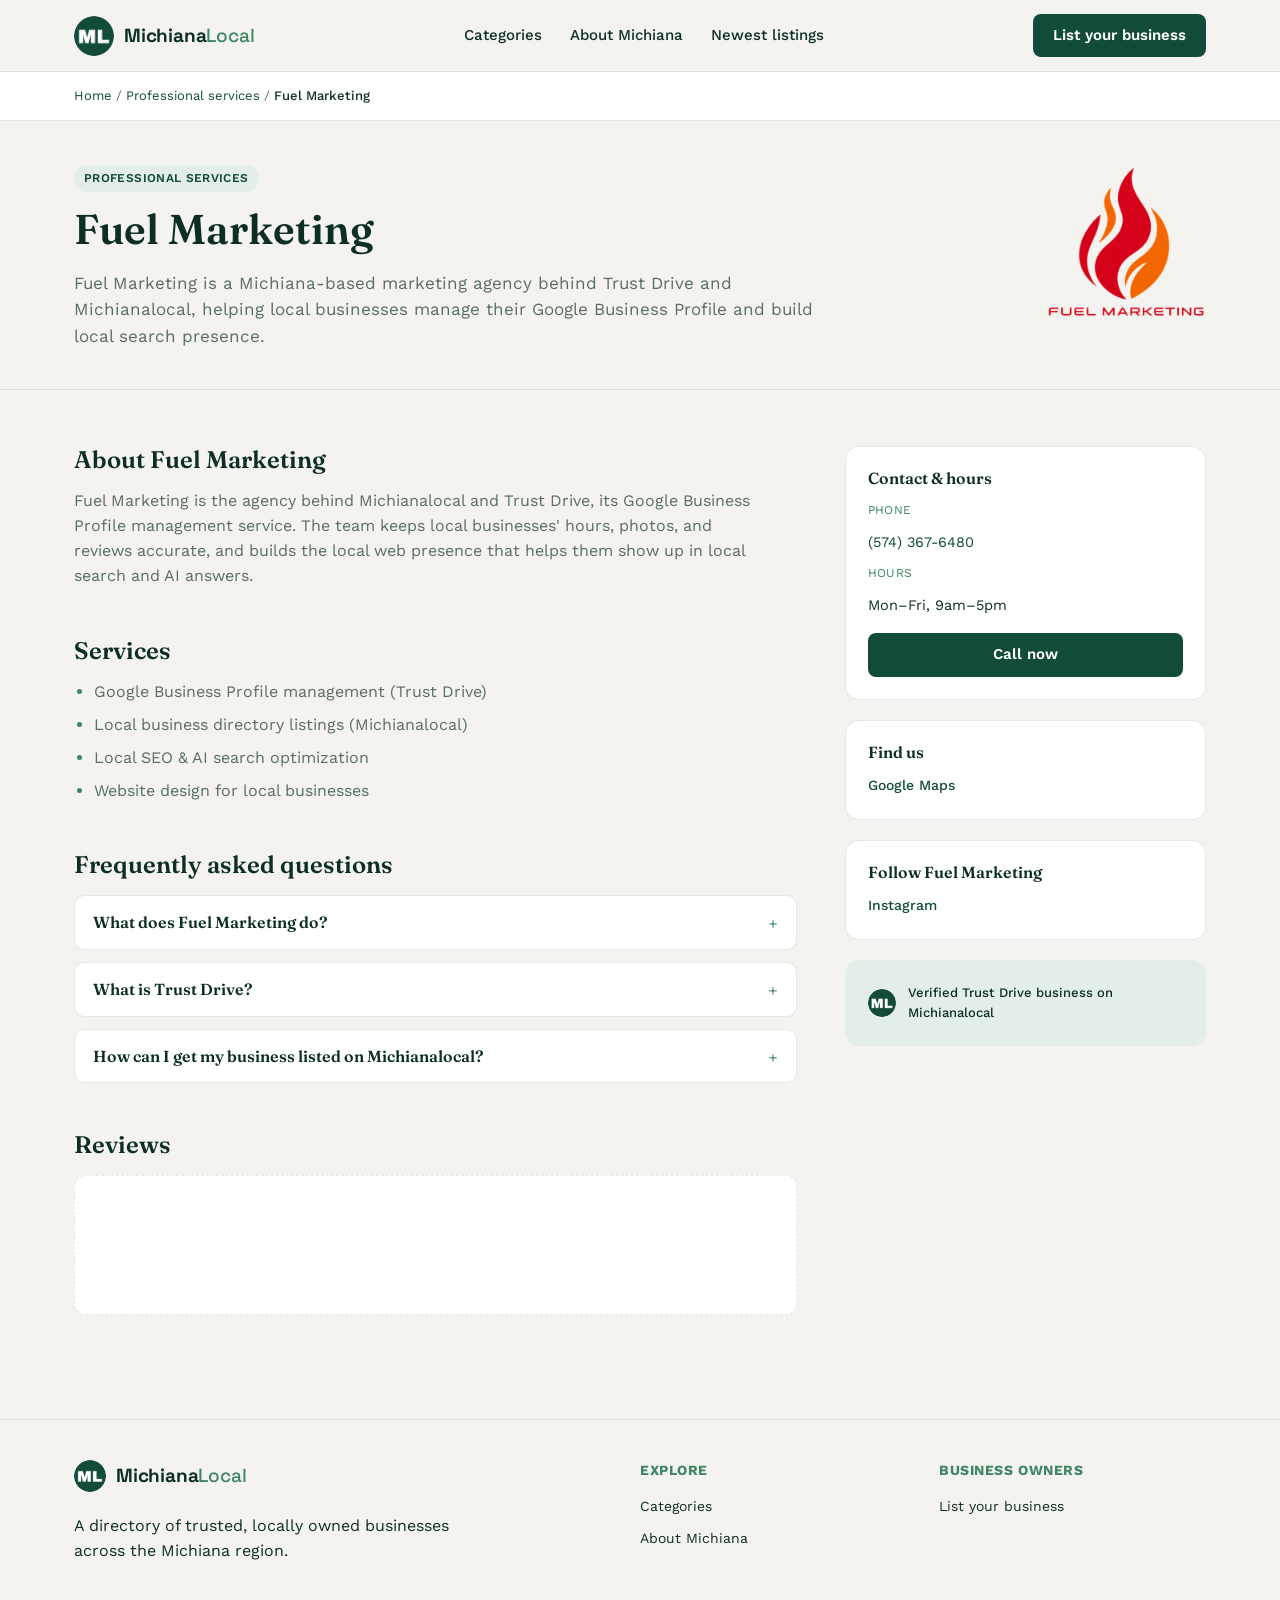
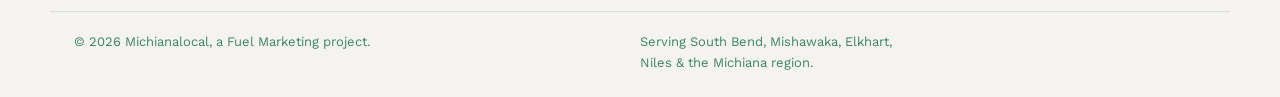
<file: categories/professional-services/fuelmarketing.html>
<!DOCTYPE html>
<html lang="en">
<head>
<meta charset="UTF-8">
<meta name="viewport" content="width=device-width, initial-scale=1.0">

<title>Fuel Marketing — Marketing Agency in Michiana | Michianalocal</title>
<meta name="description" content="Fuel Marketing is a Michiana-based marketing agency behind Trust Drive and Michianalocal, helping local businesses manage their Google Business Profile and build local search presence.">
<link rel="icon" href="../../assets/mark.png" type="image/png">
<link rel="preconnect" href="https://fonts.googleapis.com">
<link rel="preconnect" href="https://fonts.gstatic.com" crossorigin>
<link href="https://fonts.googleapis.com/css2?family=Fraunces:opsz,wght@9..144,500;9..144,600&family=Work+Sans:wght@400;500;600&family=Space+Grotesk:wght@500;700&display=swap" rel="stylesheet">
<link rel="stylesheet" href="../../css/style.css">

<script type="application/ld+json">
{
  "@context": "https://schema.org",
  "@type": "LocalBusiness",
  "name": "Fuel Marketing",
  "image": "https://michianalocal.com/assets/businesses/fuel-marketing.png",
  "description": "Fuel Marketing is a Michiana-based marketing agency behind Trust Drive and Michianalocal, helping local businesses manage their Google Business Profile and build local search presence.",
  "url": "https://michianalocal.com/categories/professional-services/fuelmarketing.html",
  "telephone": "+15743676480",
  "openingHoursSpecification": [
    { "@type": "OpeningHoursSpecification", "dayOfWeek": ["Monday","Tuesday","Wednesday","Thursday","Friday"], "opens": "09:00", "closes": "17:00" }
  ],
  "sameAs": [
    "https://www.instagram.com/fuelyoursite/",
    "https://maps.app.goo.gl/kXdSXHpByy83j7rP7"
  ],
  "aggregateRating": {
    "@type": "AggregateRating",
    "ratingValue": "5.0"
  }
}
</script>

<script type="application/ld+json">
{
  "@context": "https://schema.org",
  "@type": "FAQPage",
  "mainEntity": [
    {
      "@type": "Question",
      "name": "What does Fuel Marketing do?",
      "acceptedAnswer": { "@type": "Answer", "text": "Fuel Marketing helps Michiana businesses manage their online presence, including Google Business Profile management through Trust Drive and local directory listings through Michianalocal." }
    },
    {
      "@type": "Question",
      "name": "What is Trust Drive?",
      "acceptedAnswer": { "@type": "Answer", "text": "Trust Drive is Fuel Marketing's Google Business Profile management service, keeping a business's hours, photos, and reviews accurate and built to show up in local search and AI answers." }
    },
    {
      "@type": "Question",
      "name": "How can I get my business listed on Michianalocal?",
      "acceptedAnswer": { "@type": "Answer", "text": "Contact Fuel Marketing to get your business enrolled in Trust Drive and listed on Michianalocal." }
    }
  ]
}
</script>
</head>
<body>

<header class="site-header">
  <div class="wrap">
    <a class="brand" href="../../index.html">
      <img class="brand-mark" src="../../assets/mark.png" alt="" width="40" height="40">
      <span class="brand-name">Michiana<span class="brand-accent">Local</span></span>
    </a>
    <nav class="primary-nav">
      <a href="../../index.html#categories">Categories</a>
      <a href="../../index.html#about-michiana">About Michiana</a>
      <a href="../../index.html#newest">Newest listings</a>
    </nav>
    <a class="btn btn-solid" href="../../index.html#list-your-business">List your business</a>
  </div>
</header>

<nav class="breadcrumbs">
  <div class="wrap">
    <a href="../../index.html">Home</a> /
    <a href="../professional-services.html">Professional services</a> /
    <span>Fuel Marketing</span>
  </div>
</nav>

<section class="biz-hero">
  <div class="wrap biz-hero-row">
    <div>
      <span class="cat-tag">Professional services</span>
      <h1>Fuel Marketing</h1>
      <p class="definition">Fuel Marketing is a Michiana-based marketing agency behind Trust Drive and Michianalocal, helping local businesses manage their Google Business Profile and build local search presence.</p>
    </div>
    <img class="biz-logo" src="../../assets/businesses/fuel-marketing.png" alt="Fuel Marketing logo">
  </div>
</section>

<div class="wrap biz-layout">

  <div class="biz-main">

    <section id="about">
      <h2>About Fuel Marketing</h2>
      <p>Fuel Marketing is the agency behind Michianalocal and Trust Drive, its Google Business Profile management service. The team keeps local businesses' hours, photos, and reviews accurate, and builds the local web presence that helps them show up in local search and AI answers.</p>
    </section>

    <section id="services">
      <h2>Services</h2>
      <ul>
        <li>Google Business Profile management (Trust Drive)</li>
        <li>Local business directory listings (Michianalocal)</li>
        <li>Local SEO &amp; AI search optimization</li>
        <li>Website design for local businesses</li>
      </ul>
    </section>

    <section id="faq">
      <h2>Frequently asked questions</h2>
      <!-- Keep these in sync with the FAQPage schema above -->
      <details class="faq-item">
        <summary>What does Fuel Marketing do?</summary>
        <p>Fuel Marketing helps Michiana businesses manage their online presence, including Google Business Profile management through Trust Drive and local directory listings through Michianalocal.</p>
      </details>
      <details class="faq-item">
        <summary>What is Trust Drive?</summary>
        <p>Trust Drive is Fuel Marketing's Google Business Profile management service, keeping a business's hours, photos, and reviews accurate and built to show up in local search and AI answers.</p>
      </details>
      <details class="faq-item">
        <summary>How can I get my business listed on Michianalocal?</summary>
        <p>Contact Fuel Marketing to get your business enrolled in Trust Drive and listed on Michianalocal.</p>
      </details>
    </section>

    <section id="reviews">
      <h2>Reviews</h2>
      <!--
        ReviewSpark embed: paste this business's ReviewSpark snippet here,
        replacing the placeholder div. Keep the .reviewspark-widget class
        for spacing/layout.
      -->
      <div class="reviewspark-widget">
        <!-- REVIEWSPARK_EMBED_CODE_HERE -->
      </div>
    </section>

  </div>

  <aside class="trust-rail">

    <div class="rail-card nap">
      <h3>Contact &amp; hours</h3>
      <dl>
        <dt>Phone</dt>
        <dd><a href="tel:+15743676480">(574) 367-6480</a></dd>
        <dt>Hours</dt>
        <dd>Mon–Fri, 9am–5pm</dd>
      </dl>
      <div style="margin-top:16px;">
        <a class="btn btn-solid" href="tel:+15743676480" style="width:100%; text-align:center;">Call now</a>
      </div>
    </div>

    <div class="rail-card">
      <h3>Find us</h3>
      <div class="social-links">
        <a href="https://maps.app.goo.gl/kXdSXHpByy83j7rP7" target="_blank" rel="noopener">Google Maps</a>
      </div>
    </div>

    <div class="rail-card">
      <h3>Follow Fuel Marketing</h3>
      <div class="social-links">
        <a href="https://www.instagram.com/fuelyoursite/" target="_blank" rel="noopener">Instagram</a>
      </div>
    </div>

    <div class="rail-card michianalocal-badge">
      <img src="../../assets/mark.png" alt="" width="28" height="28">
      <span>Verified Trust Drive business on Michianalocal</span>
    </div>

  </aside>
</div>

<footer class="site-footer">
  <div class="wrap">
    <div>
      <a class="brand brand-footer" href="../../index.html">
        <img class="brand-mark" src="../../assets/mark.png" alt="" width="32" height="32">
        <span class="brand-name">Michiana<span class="brand-accent">Local</span></span>
      </a>
      <p style="margin-top:14px; max-width:38ch;">A directory of trusted, locally owned businesses across the Michiana region.</p>
    </div>
    <div>
      <h4>Explore</h4>
      <ul>
        <li><a href="../../index.html#categories">Categories</a></li>
        <li><a href="../../index.html#about-michiana">About Michiana</a></li>
      </ul>
    </div>
    <div>
      <h4>Business owners</h4>
      <ul>
        <li><a href="mailto:growth@fuelyoursite.com">List your business</a></li>
      </ul>
    </div>
  </div>
  <div class="footer-bottom wrap">
    <span>&copy; 2026 Michianalocal, a Fuel Marketing project.</span>
    <span>Serving South Bend, Mishawaka, Elkhart, Niles &amp; the Michiana region.</span>
  </div>
</footer>

</body>
</html>
</file>
<file: css/style.css>
/* Michianalocal — site stylesheet
   Base reset/typography, header, footer, and every homepage section. */

:root {
  --ink: #0D2E24;
  --green: #124B3A;
  --green-accent: #3D8563;
  --green-light: #7FB89A;
  --green-mist: #E4EEE8;
  --paper: #F4F3EF;
  --muted: rgba(13, 46, 36, 0.68);
  --border: rgba(13, 46, 36, 0.1);
  --font-display: "Fraunces", Georgia, serif;
  --font-body: "Work Sans", "Segoe UI", system-ui, -apple-system, Helvetica, Arial, sans-serif;
  --font-brand: "Space Grotesk", "Segoe UI", system-ui, sans-serif;
}

* {
  box-sizing: border-box;
}

html {
  scroll-behavior: smooth;
}

body {
  margin: 0;
  background: var(--paper);
  color: var(--ink);
  font-family: var(--font-body);
  line-height: 1.55;
}

a {
  color: inherit;
}

h1, h2, h3 {
  font-family: var(--font-display);
  font-weight: 600;
  line-height: 1.15;
  color: var(--ink);
  margin: 0 0 16px;
}

h2 {
  font-size: clamp(1.6rem, 3vw, 2.1rem);
}

section[id] {
  scroll-margin-top: 84px;
}

.wrap {
  max-width: 1180px;
  margin: 0 auto;
  padding-inline: 24px;
}

/* Buttons */
.btn {
  display: inline-block;
  padding: 10px 20px;
  border-radius: 8px;
  font-size: 15px;
  font-weight: 600;
  text-decoration: none;
  white-space: nowrap;
}

.btn-solid {
  background: var(--green);
  color: #fff;
}

.btn-solid:hover {
  background: var(--ink);
}

.btn-outline {
  border: 1.5px solid var(--green);
  color: var(--green);
}

.btn-outline:hover {
  background: var(--green);
  color: #fff;
}

/* Brand lockup — mark + wordmark, used in header and footer */
.brand {
  display: inline-flex;
  align-items: center;
  gap: 10px;
  text-decoration: none;
}

.brand-mark {
  display: block;
  border-radius: 50%;
  flex-shrink: 0;
}

.brand-name {
  font-family: var(--font-brand);
  font-weight: 700;
  font-size: 19px;
  letter-spacing: -0.01em;
  color: var(--ink);
  white-space: nowrap;
}

.brand-accent {
  font-weight: 500;
  color: var(--green-accent);
}

/* Site header */
.site-header {
  background: var(--paper);
  border-bottom: 1px solid var(--border);
  position: sticky;
  top: 0;
  z-index: 50;
}

.site-header .wrap {
  display: flex;
  align-items: center;
  justify-content: space-between;
  gap: 24px;
  padding-block: 14px;
}

.primary-nav {
  display: flex;
  align-items: center;
  gap: 28px;
  flex-wrap: wrap;
}

.primary-nav a {
  text-decoration: none;
  font-size: 15px;
  font-weight: 500;
  color: var(--ink);
}

.primary-nav a:hover {
  color: var(--green-accent);
}

@media (max-width: 720px) {
  .site-header .wrap {
    flex-wrap: wrap;
    padding-block: 12px;
  }

  .primary-nav {
    order: 3;
    width: 100%;
    gap: 18px;
  }
}

/* Hero */
.hero {
  padding-block: 76px 92px;
}

.hero .wrap {
  display: grid;
  grid-template-columns: 1fr 1.15fr;
  align-items: center;
  gap: 48px;
}

.hero-copy {
  max-width: 560px;
}

.hero h1 {
  font-size: clamp(2.1rem, 4vw, 3.1rem);
  max-width: 16ch;
}

.hero .lede {
  font-size: 18px;
  color: var(--muted);
  max-width: 52ch;
  margin: 0 0 32px;
}

.cta-row {
  display: flex;
  flex-wrap: wrap;
  gap: 16px;
}

.hero-map {
  width: 100%;
  height: auto;
  border-radius: 20px;
  border: 1px solid var(--border);
  box-shadow: 0 20px 40px rgba(13, 46, 36, 0.08);
}

@media (max-width: 860px) {
  .hero {
    padding-block: 48px 56px;
  }

  .hero .wrap {
    grid-template-columns: 1fr;
  }

  .hero-copy {
    max-width: none;
  }

  .hero-map {
    order: -1;
  }
}

/* About Michiana */
.about-region {
  padding-block: 80px;
  background: #fff;
}

.about-region .wrap {
  display: grid;
  grid-template-columns: 1fr 1fr;
  align-items: center;
  gap: 56px;
}

.about-region p {
  color: var(--muted);
  max-width: 58ch;
  margin: 0 0 16px;
}

.about-region p:last-child {
  margin-bottom: 0;
}

.region-map {
  width: 100%;
  height: auto;
}

@media (max-width: 860px) {
  .about-region {
    padding-block: 56px;
  }

  .about-region .wrap {
    grid-template-columns: 1fr;
    gap: 32px;
  }
}

/* Categories */
.categories {
  padding-block: 80px;
}

.section-intro {
  max-width: 62ch;
  color: var(--muted);
  margin: 0 0 40px;
}

.cat-grid {
  display: grid;
  grid-template-columns: repeat(3, 1fr);
  gap: 20px;
}

.cat-card {
  display: flex;
  flex-direction: column;
  justify-content: flex-end;
  gap: 6px;
  min-height: 150px;
  padding: 24px;
  background: #fff;
  border: 1px solid var(--border);
  border-radius: 14px;
  text-decoration: none;
  transition: transform 0.15s ease, box-shadow 0.15s ease;
}

.cat-card:hover {
  transform: translateY(-3px);
  box-shadow: 0 14px 28px rgba(13, 46, 36, 0.1);
}

.cat-card.large {
  grid-column: span 2;
  grid-row: span 2;
  min-height: 240px;
  padding: 32px;
  background: var(--green);
  border-color: var(--green);
}

.cat-card.large .cat-name,
.cat-card.large .cat-count {
  color: #fff;
}

.cat-card.large .cat-count {
  color: rgba(255, 255, 255, 0.75);
}

.cat-name {
  font-family: var(--font-display);
  font-weight: 600;
  font-size: 19px;
  color: var(--ink);
}

.cat-count {
  font-size: 13.5px;
  color: var(--green-accent);
}

@media (max-width: 860px) {
  .categories {
    padding-block: 56px;
  }

  .cat-grid {
    grid-template-columns: repeat(2, 1fr);
  }
}

@media (max-width: 560px) {
  .cat-grid {
    grid-template-columns: 1fr;
  }

  .cat-card.large {
    grid-column: span 1;
    grid-row: span 1;
    min-height: 150px;
  }
}

/* Social feed */
.social-strip {
  padding-block: 80px;
  background: #fff;
  text-align: center;
}

.social-strip .wrap {
  max-width: 640px;
}

.social-strip p {
  color: var(--muted);
  margin: 0 0 32px;
}

.ig-embed-frame {
  border-radius: 16px;
  overflow: hidden;
  border: 1px solid var(--border);
  background: var(--paper);
}

@media (max-width: 860px) {
  .social-strip {
    padding-block: 56px;
  }
}

/* Newest listings */
.newest {
  padding-block: 80px;
}

.newest-list {
  display: grid;
  grid-template-columns: repeat(3, 1fr);
  gap: 20px;
}

.newest-card {
  display: flex;
  flex-direction: column;
  align-items: flex-start;
  gap: 10px;
  padding: 24px;
  background: #fff;
  border: 1px solid var(--border);
  border-radius: 14px;
  text-decoration: none;
  transition: transform 0.15s ease, box-shadow 0.15s ease;
}

.newest-card:hover {
  transform: translateY(-3px);
  box-shadow: 0 14px 28px rgba(13, 46, 36, 0.1);
}

.newest-logo {
  height: 40px;
  width: auto;
  max-width: 100%;
  object-fit: contain;
  object-position: left;
}

.newest-card h3 {
  font-size: 18px;
  margin: 0;
}

.newest-card p {
  font-size: 14px;
  color: var(--muted);
  margin: 0;
}

.cat-tag {
  font-size: 12px;
  font-weight: 600;
  text-transform: uppercase;
  letter-spacing: 0.03em;
  color: var(--green);
  background: var(--green-mist);
  padding: 4px 10px;
  border-radius: 999px;
}

@media (max-width: 860px) {
  .newest {
    padding-block: 56px;
  }

  .newest-list {
    grid-template-columns: 1fr;
  }
}

/* List your business CTA */
.list-cta {
  padding-block: 72px;
  background: var(--ink);
  color: #fff;
}

.list-cta .wrap {
  display: flex;
  align-items: center;
  justify-content: space-between;
  gap: 32px;
  flex-wrap: wrap;
}

.list-cta h2 {
  color: #fff;
  margin: 0 0 12px;
}

.list-cta p {
  color: rgba(255, 255, 255, 0.75);
  max-width: 56ch;
  margin: 0;
}

.list-cta .btn-solid {
  background: #fff;
  color: var(--ink);
  flex-shrink: 0;
}

.list-cta .btn-solid:hover {
  background: var(--green-light);
}

/* Site footer */
.site-footer {
  border-top: 1px solid var(--border);
  margin-top: 48px;
  padding-block: 40px 24px;
}

.site-footer .wrap {
  display: grid;
  grid-template-columns: 2fr 1fr 1fr;
  gap: 32px;
}

.site-footer h4 {
  margin: 0 0 12px;
  font-size: 14px;
  text-transform: uppercase;
  letter-spacing: 0.04em;
  color: var(--green-accent);
}

.site-footer ul {
  list-style: none;
  margin: 0;
  padding: 0;
  display: flex;
  flex-direction: column;
  gap: 8px;
}

.site-footer a {
  text-decoration: none;
  font-size: 14px;
}

.site-footer a:hover {
  color: var(--green-accent);
}

.footer-bottom {
  margin-top: 32px;
  padding-top: 20px;
  border-top: 1px solid var(--border);
  display: flex;
  flex-wrap: wrap;
  justify-content: space-between;
  gap: 8px;
  font-size: 13px;
  color: var(--green-accent);
}

@media (max-width: 720px) {
  .site-footer .wrap {
    grid-template-columns: 1fr;
  }
}

/* Business page — breadcrumbs, hero, main content + trust rail */
.breadcrumbs {
  background: #fff;
  border-bottom: 1px solid var(--border);
  font-size: 13px;
  color: var(--muted);
}

.breadcrumbs .wrap {
  padding-block: 14px;
}

.breadcrumbs a {
  color: var(--green);
  text-decoration: none;
}

.breadcrumbs a:hover {
  color: var(--green-accent);
}

.breadcrumbs span {
  color: var(--ink);
  font-weight: 500;
}

.biz-hero {
  padding-block: 44px 40px;
  background: var(--paper);
  border-bottom: 1px solid var(--border);
}

.biz-hero-row {
  display: flex;
  align-items: flex-start;
  justify-content: space-between;
  gap: 24px;
}

.biz-logo {
  width: 100%;
  max-width: 160px;
  height: auto;
  max-height: 160px;
  object-fit: contain;
  object-position: left top;
  flex-shrink: 0;
}

@media (max-width: 640px) {
  .biz-hero-row {
    flex-direction: column;
    gap: 16px;
  }

  .biz-logo {
    order: -1;
  }
}

.biz-hero .cat-tag {
  display: inline-block;
  margin-bottom: 14px;
}

.biz-hero h1 {
  font-size: clamp(1.9rem, 3.4vw, 2.6rem);
  max-width: 26ch;
}

.biz-hero .definition {
  font-size: 17px;
  color: var(--muted);
  max-width: 70ch;
  margin: 0;
}

.biz-layout {
  display: grid;
  grid-template-columns: 2fr 1fr;
  align-items: start;
  gap: 48px;
  padding-block: 56px;
}

.biz-main section {
  margin-bottom: 48px;
}

.biz-main section:last-child {
  margin-bottom: 0;
}

.biz-main h2 {
  font-size: 1.5rem;
}

.biz-main p {
  color: var(--muted);
  max-width: 70ch;
  margin: 0 0 12px;
}

.biz-main ul {
  display: grid;
  gap: 8px;
  margin: 0;
  padding-left: 20px;
  color: var(--muted);
}

.biz-main li::marker {
  color: var(--green-accent);
}

.faq-item {
  background: #fff;
  border: 1px solid var(--border);
  border-radius: 10px;
  padding: 14px 18px;
  margin-bottom: 12px;
}

.faq-item summary {
  position: relative;
  padding-right: 24px;
  font-family: var(--font-display);
  font-weight: 600;
  color: var(--ink);
  cursor: pointer;
  list-style: none;
}

.faq-item summary::-webkit-details-marker {
  display: none;
}

.faq-item summary::after {
  content: "+";
  position: absolute;
  right: 0;
  top: 0;
  color: var(--green-accent);
  font-size: 18px;
}

.faq-item[open] summary::after {
  content: "\2013";
}

.faq-item p {
  margin: 10px 0 0;
}

.reviewspark-widget {
  min-height: 140px;
  background: #fff;
  border: 1px dashed var(--border);
  border-radius: 12px;
  display: flex;
  align-items: center;
  justify-content: center;
  color: var(--muted);
  font-size: 14px;
}

.reviewspark-widget:empty::before {
  content: "ReviewSpark embed goes here";
}

/* Trust rail */
.trust-rail {
  display: flex;
  flex-direction: column;
  gap: 20px;
}

.rail-card {
  background: #fff;
  border: 1px solid var(--border);
  border-radius: 14px;
  padding: 22px;
}

.rail-card h3 {
  font-size: 16px;
  margin-bottom: 14px;
}

.rail-card.nap dl {
  margin: 0;
  display: grid;
  gap: 10px;
}

.rail-card.nap dt {
  font-size: 12px;
  text-transform: uppercase;
  letter-spacing: 0.03em;
  color: var(--green-accent);
  margin-bottom: 2px;
}

.rail-card.nap dd {
  margin: 0;
  font-size: 14.5px;
  color: var(--ink);
}

.rail-card.nap a {
  color: var(--green);
  text-decoration: none;
}

.rail-card.nap a:hover {
  color: var(--green-accent);
}

.rail-card.nap .btn-solid,
.rail-card.nap .btn-solid:hover {
  color: #fff;
}

.map-embed iframe {
  display: block;
  width: 100%;
  height: 200px;
  border: 0;
  border-radius: 10px;
}

.social-links {
  display: flex;
  gap: 14px;
}

.social-links a {
  font-size: 14px;
  font-weight: 500;
  color: var(--green);
  text-decoration: none;
}

.social-links a:hover {
  color: var(--green-accent);
}

.michianalocal-badge {
  display: flex;
  align-items: center;
  gap: 12px;
  background: var(--green-mist);
  border-color: transparent;
}

.michianalocal-badge img {
  border-radius: 50%;
  flex-shrink: 0;
}

.michianalocal-badge span {
  font-size: 13px;
  font-weight: 500;
  color: var(--ink);
}

@media (max-width: 900px) {
  .biz-layout {
    grid-template-columns: 1fr;
    gap: 40px;
    padding-block: 40px;
  }
}

/* Business links reference page */
.link-table-section {
  padding-block: 40px 80px;
}

.link-table {
  width: 100%;
  border-collapse: collapse;
  background: #fff;
  border: 1px solid var(--border);
  border-radius: 14px;
  overflow: hidden;
}

.link-table th,
.link-table td {
  text-align: left;
  padding: 14px 20px;
  border-bottom: 1px solid var(--border);
  font-size: 15px;
}

.link-table th {
  font-family: var(--font-display);
  font-weight: 600;
  color: var(--ink);
  background: var(--paper);
}

.link-table td {
  color: var(--muted);
}

.link-table td:first-child {
  color: var(--ink);
  font-weight: 500;
}

.link-table a {
  color: var(--green);
  text-decoration: none;
}

.link-table a:hover {
  color: var(--green-accent);
}

.link-table tbody tr:last-child td {
  border-bottom: none;
}

@media (max-width: 640px) {
  .link-table-section .wrap {
    overflow-x: auto;
  }

  .link-table {
    min-width: 560px;
  }
}
</file>
